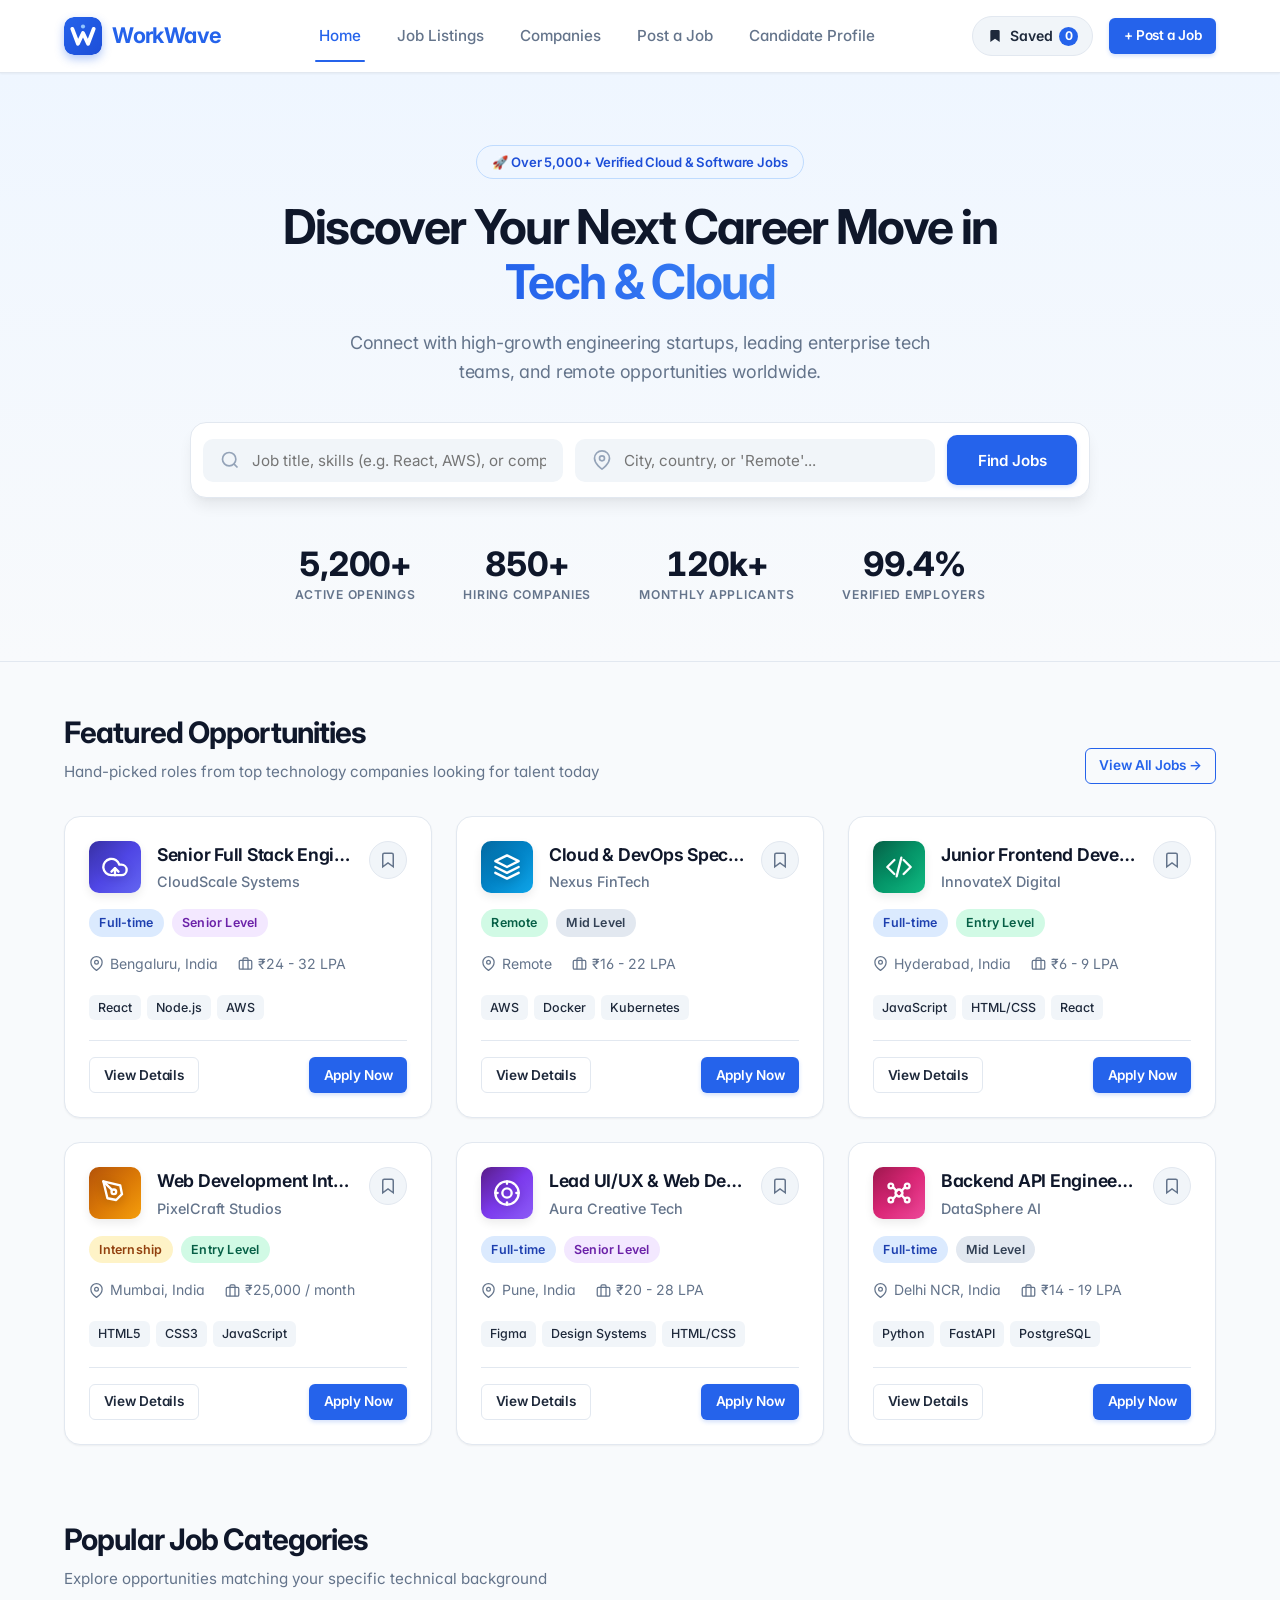
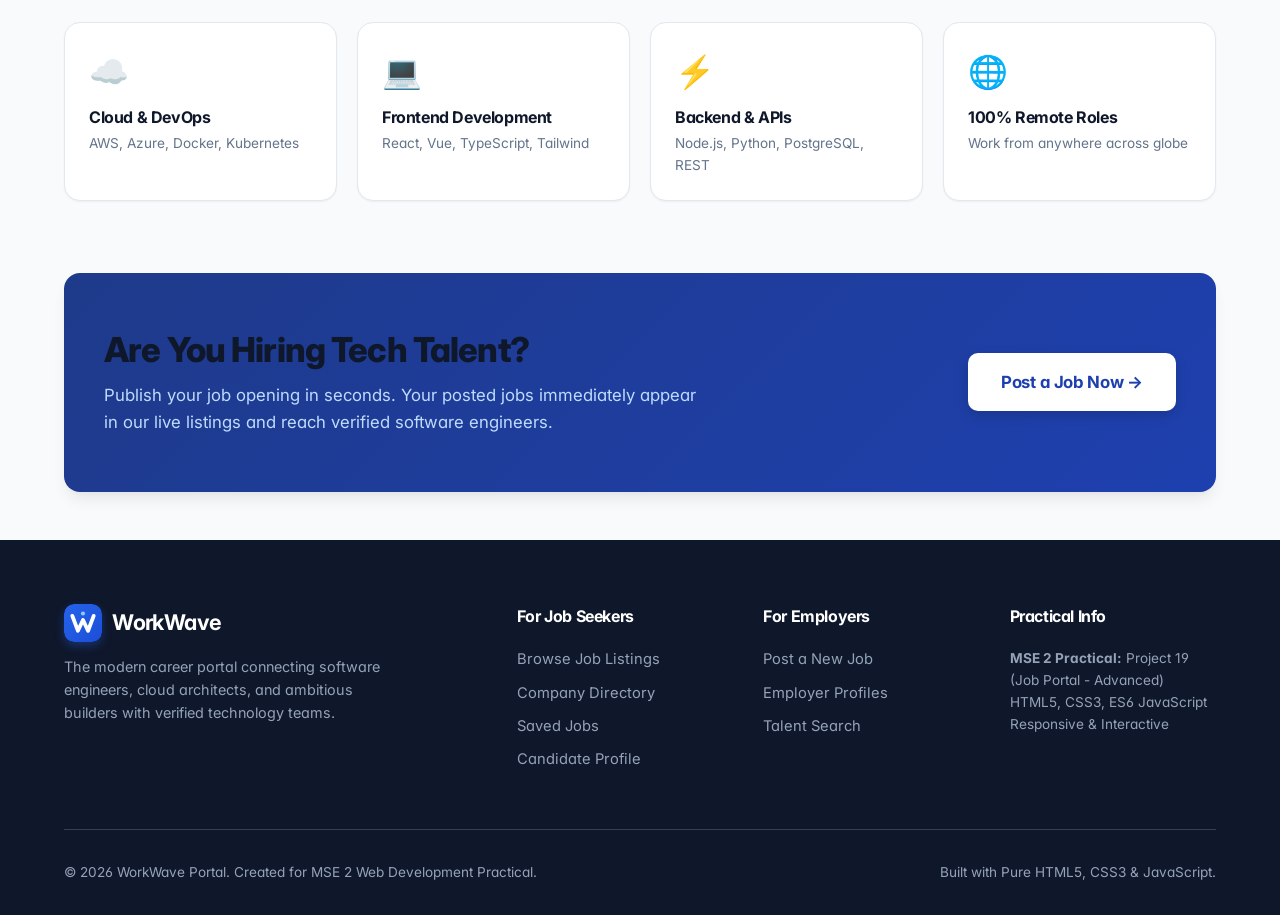
<file: index.html>
<!DOCTYPE html>
<html lang="en">

<head>
  <meta charset="UTF-8">
  <meta name="viewport" content="width=device-width, initial-scale=1.0">
  <title>WorkWave | Modern Tech Job Portal</title>
  <link rel="icon" type="image/svg+xml" href="favicon.svg">
  <link rel="preconnect" href="https://fonts.googleapis.com">
  <link rel="preconnect" href="https://fonts.gstatic.com" crossorigin>
  <link href="https://fonts.googleapis.com/css2?family=Geist:wght@300;400;500;600;700;800;900&family=Inter:wght@300;400;500;600;700;800;900&family=Plus+Jakarta+Sans:wght@400;500;600;700;800&display=swap" rel="stylesheet">
  <link href="https://fonts.cdnfonts.com/css/sf-pro-display" rel="stylesheet">
  <link rel="stylesheet" href="style.css">
</head>

<body>

  <!-- Top Navigation Bar -->
  <header class="navbar">
    <div class="container">
      <a href="index.html" class="brand-logo">
        <img src="favicon.svg" alt="WorkWave" class="brand-icon-img" width="38" height="38">
        <span>Work<strong>Wave</strong></span>
      </a>

      <nav class="nav-menu">
        <a href="index.html" class="nav-link">Home</a>
        <a href="jobs.html" class="nav-link">Job Listings</a>
        <a href="companies.html" class="nav-link">Companies</a>
        <a href="post-job.html" class="nav-link">Post a Job</a>
        <a href="profile.html" class="nav-link">Candidate Profile</a>
      </nav>

      <div class="nav-actions">
        <a href="profile.html" class="saved-jobs-badge-btn" title="View Saved Jobs">
          <svg width="16" height="16" viewBox="0 0 24 24" fill="currentColor">
            <path d="M19 21l-7-5-7 5V5a2 2 0 0 1 2-2h10a2 2 0 0 1 2 2z"></path>
          </svg>
          <span>Saved</span>
          <span class="badge-count">0</span>
        </a>
        <a href="post-job.html" class="btn btn-primary btn-sm">+ Post a Job</a>
        <button class="nav-toggle-btn" aria-label="Toggle navigation">
          <svg width="24" height="24" viewBox="0 0 24 24" fill="none" stroke="currentColor" stroke-width="2">
            <line x1="3" y1="12" x2="21" y2="12"></line>
            <line x1="3" y1="6" x2="21" y2="6"></line>
            <line x1="3" y1="18" x2="21" y2="18"></line>
          </svg>
        </button>
      </div>
    </div>
  </header>

  <!-- Hero Section with Search -->
  <section class="hero-section">
    <div class="container">
      <div class="hero-badge">🚀 Over 5,000+ Verified Cloud & Software Jobs</div>
      <h1 class="hero-title">Discover Your Next Career Move in <span>Tech & Cloud</span></h1>
      <p class="hero-subtitle">Connect with high-growth engineering startups, leading enterprise tech teams, and remote
        opportunities worldwide.</p>

      <!-- Search Box Card -->
      <div class="search-box-card">
        <form class="search-form" action="jobs.html" method="GET">
          <div class="input-group">
            <svg width="20" height="20" viewBox="0 0 24 24" fill="none" stroke="currentColor" stroke-width="2">
              <circle cx="11" cy="11" r="8"></circle>
              <line x1="21" y1="21" x2="16.65" y2="16.65"></line>
            </svg>
            <input type="text" name="keyword" placeholder="Job title, skills (e.g. React, AWS), or company...">
          </div>

          <div class="input-group">
            <svg width="20" height="20" viewBox="0 0 24 24" fill="none" stroke="currentColor" stroke-width="2">
              <path d="M21 10c0 7-9 13-9 13s-9-6-9-13a9 9 0 0 1 18 0z"></path>
              <circle cx="12" cy="10" r="3"></circle>
            </svg>
            <input type="text" name="location" placeholder="City, country, or 'Remote'...">
          </div>

          <button type="submit" class="btn btn-primary">Find Jobs</button>
        </form>
      </div>

      <!-- Quick Stats -->
      <div class="stats-strip">
        <div class="stat-item">
          <div class="stat-number">5,200+</div>
          <div class="stat-label">Active Openings</div>
        </div>
        <div class="stat-item">
          <div class="stat-number">850+</div>
          <div class="stat-label">Hiring Companies</div>
        </div>
        <div class="stat-item">
          <div class="stat-number">120k+</div>
          <div class="stat-label">Monthly Applicants</div>
        </div>
        <div class="stat-item">
          <div class="stat-number">99.4%</div>
          <div class="stat-label">Verified Employers</div>
        </div>
      </div>
    </div>
  </section>

  <!-- Featured Jobs Section -->
  <main class="main-content">
    <div class="container">
      <div class="section-header">
        <div>
          <h2>Featured Opportunities</h2>
          <p>Hand-picked roles from top technology companies looking for talent today</p>
        </div>
        <a href="jobs.html" class="btn btn-outline btn-sm">View All Jobs &rarr;</a>
      </div>

      <!-- Dynamic Featured Jobs Container -->
      <div id="featured-jobs-grid" class="job-grid">
        <!-- Rendered by JavaScript -->
      </div>

      <!-- Browse By Categories -->
      <section style="margin-top: 4.5rem;">
        <div class="section-header">
          <div>
            <h2>Popular Job Categories</h2>
            <p>Explore opportunities matching your specific technical background</p>
          </div>
        </div>

        <div style="display: grid; grid-template-columns: repeat(auto-fill, minmax(240px, 1fr)); gap: 1.25rem;">
          <a href="jobs.html?keyword=Cloud" class="job-card" style="padding: 1.5rem; text-align: left;">
            <div style="font-size: 2rem; margin-bottom: 0.5rem;">☁️</div>
            <h4 style="font-weight: 700; color: var(--secondary);">Cloud & DevOps</h4>
            <p style="font-size: 0.85rem; color: var(--text-muted); margin-top: 0.25rem;">AWS, Azure, Docker, Kubernetes
            </p>
          </a>
          <a href="jobs.html?keyword=Frontend" class="job-card" style="padding: 1.5rem; text-align: left;">
            <div style="font-size: 2rem; margin-bottom: 0.5rem;">💻</div>
            <h4 style="font-weight: 700; color: var(--secondary);">Frontend Development</h4>
            <p style="font-size: 0.85rem; color: var(--text-muted); margin-top: 0.25rem;">React, Vue, TypeScript,
              Tailwind</p>
          </a>
          <a href="jobs.html?keyword=Backend" class="job-card" style="padding: 1.5rem; text-align: left;">
            <div style="font-size: 2rem; margin-bottom: 0.5rem;">⚡</div>
            <h4 style="font-weight: 700; color: var(--secondary);">Backend & APIs</h4>
            <p style="font-size: 0.85rem; color: var(--text-muted); margin-top: 0.25rem;">Node.js, Python, PostgreSQL,
              REST</p>
          </a>
          <a href="jobs.html?type=Remote" class="job-card" style="padding: 1.5rem; text-align: left;">
            <div style="font-size: 2rem; margin-bottom: 0.5rem;">🌐</div>
            <h4 style="font-weight: 700; color: var(--secondary);">100% Remote Roles</h4>
            <p style="font-size: 0.85rem; color: var(--text-muted); margin-top: 0.25rem;">Work from anywhere across
              globe</p>
          </a>
        </div>
      </section>

      <!-- Post a Job Callout Banner -->
      <section
        style="margin-top: 4.5rem; background: linear-gradient(135deg, #1e3a8a 0%, #1e40af 100%); border-radius: var(--radius-lg); padding: 3.5rem 2.5rem; color: #fff; display: flex; align-items: center; justify-content: space-between; flex-wrap: wrap; gap: 2rem; box-shadow: var(--shadow-lg);">
        <div style="max-width: 600px;">
          <h2 style="font-size: 2.15rem; font-weight: 800; line-height: 1.2; margin-bottom: 0.75rem;">Are You Hiring
            Tech Talent?</h2>
          <p style="color: #bfdbfe; font-size: 1.05rem; line-height: 1.6;">
            Publish your job opening in seconds. Your posted jobs immediately appear in our live listings and reach
            verified software engineers.
          </p>
        </div>
        <a href="post-job.html" class="btn"
          style="background: #fff; color: #1e40af; font-weight: 700; padding: 0.95rem 2rem; font-size: 1.05rem; box-shadow: 0 4px 12px rgba(0,0,0,0.15);">
          Post a Job Now &rarr;
        </a>
      </section>
    </div>
  </main>

  <!-- Footer -->
  <footer class="footer">
    <div class="container">
      <div class="footer-grid">
        <div class="footer-brand">
          <div class="brand-logo">
            <img src="favicon.svg" alt="WorkWave" class="brand-icon-img" width="34" height="34">
            <span style="color:#fff;">Work<strong>Wave</strong></span>
          </div>
          <p>The modern career portal connecting software engineers, cloud architects, and ambitious builders with
            verified technology teams.</p>
        </div>

        <div class="footer-col">
          <h4>For Job Seekers</h4>
          <ul class="footer-links">
            <li><a href="jobs.html">Browse Job Listings</a></li>
            <li><a href="companies.html">Company Directory</a></li>
            <li><a href="profile.html">Saved Jobs</a></li>
            <li><a href="profile.html">Candidate Profile</a></li>
          </ul>
        </div>

        <div class="footer-col">
          <h4>For Employers</h4>
          <ul class="footer-links">
            <li><a href="post-job.html">Post a New Job</a></li>
            <li><a href="companies.html">Employer Profiles</a></li>
            <li><a href="jobs.html">Talent Search</a></li>
          </ul>
        </div>

        <div class="footer-col">
          <h4>Practical Info</h4>
          <p style="font-size: 0.85rem; line-height: 1.6;">
            <strong>MSE 2 Practical:</strong> Project 19 (Job Portal - Advanced)<br>
            HTML5, CSS3, ES6 JavaScript<br>
            Responsive & Interactive
          </p>
        </div>
      </div>

      <div class="footer-bottom">
        <p>&copy; 2026 WorkWave Portal. Created for MSE 2 Web Development Practical.</p>
        <p>Built with Pure HTML5, CSS3 & JavaScript.</p>
      </div>
    </div>
  </footer>

  <!-- Scripts -->
  <script src="data.js"></script>
  <script src="main.js"></script>
  <script>
    // Load and render top 6 featured jobs on the home page
    document.addEventListener("DOMContentLoaded", () => {
      const container = document.getElementById("featured-jobs-grid");
      if (container) {
        const jobs = DataManager.getJobs();
        const featured = jobs.slice(0, 6);
        container.innerHTML = featured.map(job => createJobCardHTML(job)).join("");
      }
    });
  </script>
</body>

</html>
</file>
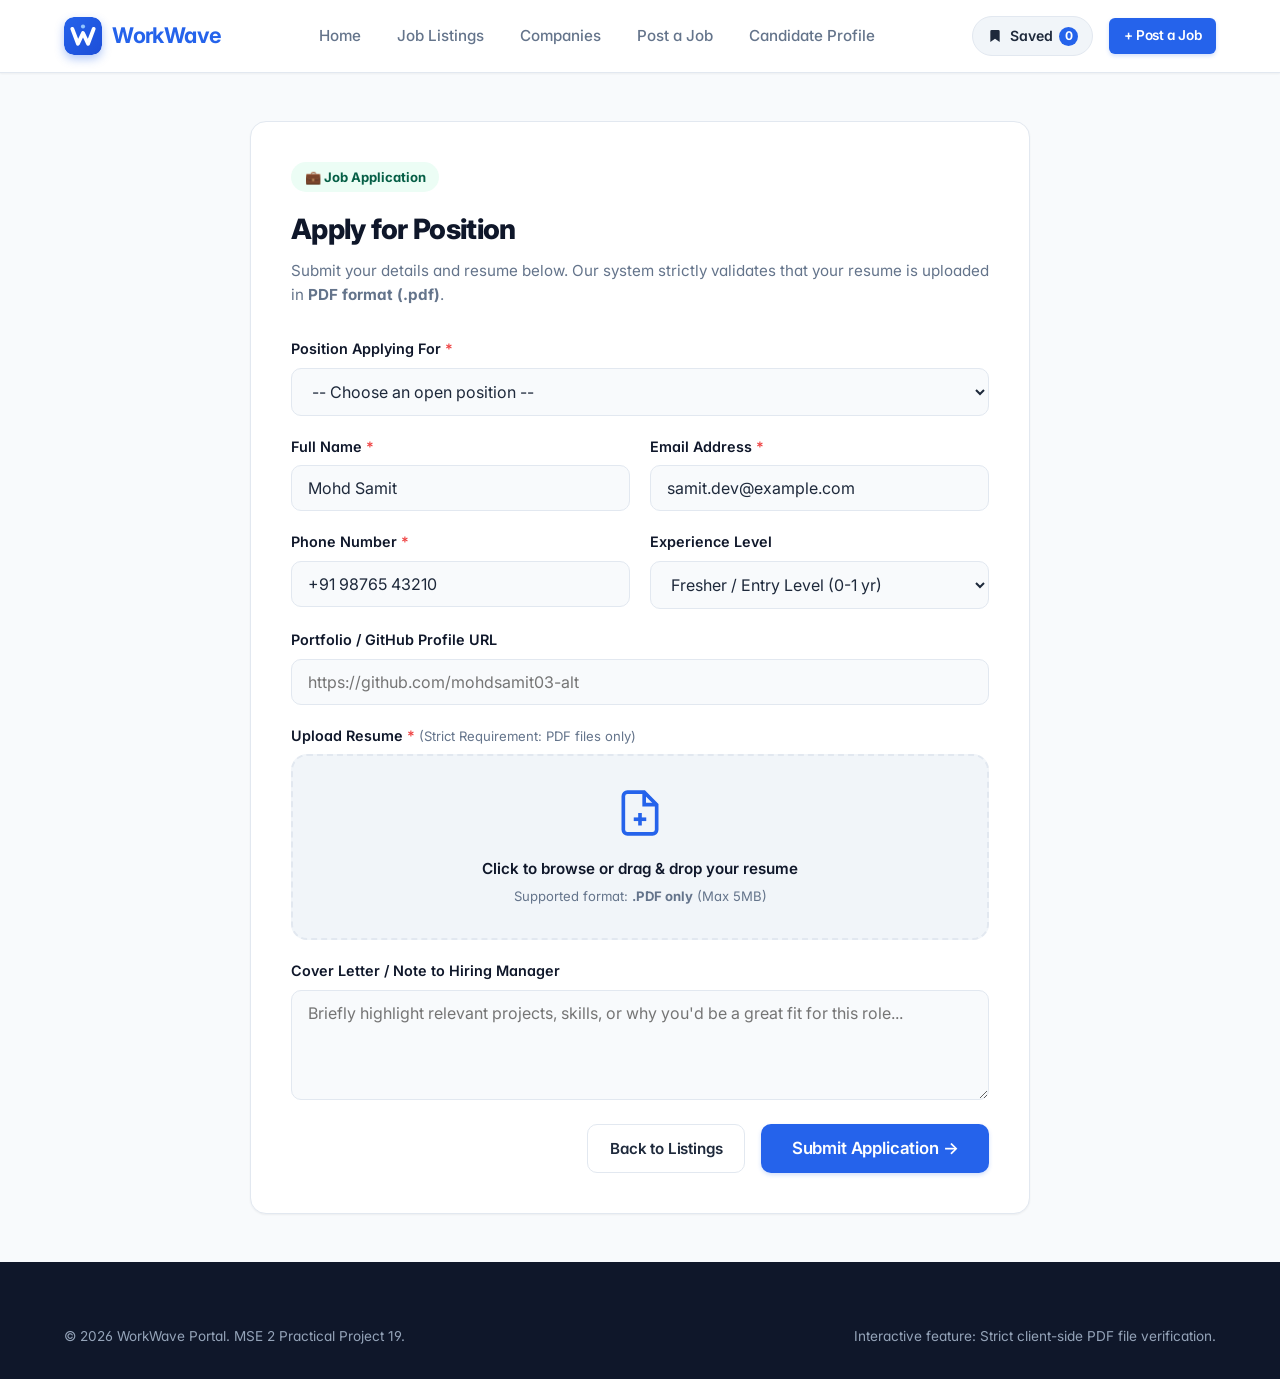
<file: apply.html>
<!DOCTYPE html>
<html lang="en">
<head>
  <meta charset="UTF-8">
  <meta name="viewport" content="width=device-width, initial-scale=1.0">
  <title>Job Application | WorkWave Portal</title>
  <link rel="icon" type="image/svg+xml" href="favicon.svg">
  <link rel="preconnect" href="https://fonts.googleapis.com">
  <link rel="preconnect" href="https://fonts.gstatic.com" crossorigin>
  <link href="https://fonts.googleapis.com/css2?family=Geist:wght@300;400;500;600;700;800;900&family=Inter:wght@300;400;500;600;700;800;900&family=Plus+Jakarta+Sans:wght@400;500;600;700;800&display=swap" rel="stylesheet">
  <link href="https://fonts.cdnfonts.com/css/sf-pro-display" rel="stylesheet">
  <link rel="stylesheet" href="style.css">
</head>
<body>

  <!-- Top Navigation Bar -->
  <header class="navbar">
    <div class="container">
      <a href="index.html" class="brand-logo">
        <img src="favicon.svg" alt="WorkWave" class="brand-icon-img" width="38" height="38">
        <span>Work<strong>Wave</strong></span>
      </a>

      <nav class="nav-menu">
        <a href="index.html" class="nav-link">Home</a>
        <a href="jobs.html" class="nav-link">Job Listings</a>
        <a href="companies.html" class="nav-link">Companies</a>
        <a href="post-job.html" class="nav-link">Post a Job</a>
        <a href="profile.html" class="nav-link">Candidate Profile</a>
      </nav>

      <div class="nav-actions">
        <a href="profile.html" class="saved-jobs-badge-btn" title="View Saved Jobs">
          <svg width="16" height="16" viewBox="0 0 24 24" fill="currentColor">
            <path d="M19 21l-7-5-7 5V5a2 2 0 0 1 2-2h10a2 2 0 0 1 2 2z"></path>
          </svg>
          <span>Saved</span>
          <span class="badge-count">0</span>
        </a>
        <a href="post-job.html" class="btn btn-primary btn-sm">+ Post a Job</a>
        <button class="nav-toggle-btn" aria-label="Toggle navigation">
          <svg width="24" height="24" viewBox="0 0 24 24" fill="none" stroke="currentColor" stroke-width="2">
            <line x1="3" y1="12" x2="21" y2="12"></line>
            <line x1="3" y1="6" x2="21" y2="6"></line>
            <line x1="3" y1="18" x2="21" y2="18"></line>
          </svg>
        </button>
      </div>
    </div>
  </header>

  <!-- Main Content: Application Form -->
  <main class="main-content">
    <div class="container">
      <div class="form-card">
        <div style="display: inline-flex; align-items: center; gap: 0.5rem; background: #ecfdf5; color: #065f46; padding: 0.3rem 0.85rem; border-radius: var(--radius-full); font-size: 0.82rem; font-weight: 700; margin-bottom: 1rem;">
          💼 Job Application
        </div>
        <h1 class="form-title">Apply for Position</h1>
        <p class="form-subtitle">Submit your details and resume below. Our system strictly validates that your resume is uploaded in <strong>PDF format (.pdf)</strong>.</p>

        <!-- Selected Job Banner -->
        <div id="apply-job-banner" style="display: none; background: var(--bg-subtle); border: 1px solid var(--border-color); border-radius: var(--radius-md); padding: 1rem 1.25rem; margin-bottom: 2rem;"></div>

        <form id="job-application-form">
          <div class="form-grid">
            
            <!-- Target Position -->
            <div class="form-group col-span-2">
              <label class="form-label" for="apply-job-select">Position Applying For <span class="required">*</span></label>
              <select id="apply-job-select" class="form-control" required>
                <!-- Populated by JS -->
              </select>
            </div>

            <!-- Full Name -->
            <div class="form-group">
              <label class="form-label" for="applicant-name">Full Name <span class="required">*</span></label>
              <input type="text" id="applicant-name" class="form-control" placeholder="e.g. Mohd Samit" required>
            </div>

            <!-- Email Address -->
            <div class="form-group">
              <label class="form-label" for="applicant-email">Email Address <span class="required">*</span></label>
              <input type="email" id="applicant-email" class="form-control" placeholder="e.g. samit@example.com" required>
            </div>

            <!-- Phone Number -->
            <div class="form-group">
              <label class="form-label" for="applicant-phone">Phone Number <span class="required">*</span></label>
              <input type="tel" id="applicant-phone" class="form-control" placeholder="e.g. +91 98765 43210" required>
            </div>

            <!-- Total Experience -->
            <div class="form-group">
              <label class="form-label" for="applicant-exp">Experience Level</label>
              <select id="applicant-exp" class="form-control">
                <option value="Fresher / Entry Level">Fresher / Entry Level (0-1 yr)</option>
                <option value="Junior (1-3 yrs)">Junior (1-3 yrs)</option>
                <option value="Mid Level (3-5 yrs)">Mid Level (3-5 yrs)</option>
                <option value="Senior (5+ yrs)">Senior (5+ yrs)</option>
              </select>
            </div>

            <!-- Portfolio / GitHub URL -->
            <div class="form-group col-span-2">
              <label class="form-label" for="applicant-portfolio">Portfolio / GitHub Profile URL</label>
              <input type="url" id="applicant-portfolio" class="form-control" placeholder="https://github.com/mohdsamit03-alt">
            </div>

            <!-- Resume Upload with Strict PDF Validation -->
            <div class="form-group col-span-2">
              <label class="form-label">
                Upload Resume <span class="required">*</span> 
                <span style="font-weight: normal; color: var(--text-muted); font-size: 0.82rem;">(Strict Requirement: PDF files only)</span>
              </label>

              <!-- Drag & Drop Zone -->
              <div class="file-dropzone" id="resume-dropzone">
                <input type="file" id="resume-file-input" accept=".pdf,application/pdf" required>
                <svg class="dropzone-icon" viewBox="0 0 24 24" fill="none" stroke="currentColor" stroke-width="1.75">
                  <path d="M14 2H6a2 2 0 0 0-2 2v16a2 2 0 0 0 2 2h12a2 2 0 0 0 2-2V8z"></path>
                  <polyline points="14 2 14 8 20 8"></polyline>
                  <line x1="12" y1="18" x2="12" y2="12"></line>
                  <line x1="9" y1="15" x2="15" y2="15"></line>
                </svg>
                <p class="dropzone-text">Click to browse or drag & drop your resume</p>
                <p class="dropzone-hint">Supported format: <strong>.PDF only</strong> (Max 5MB)</p>
              </div>

              <!-- PDF Accepted Preview Card -->
              <div id="file-preview-box" class="file-preview-box">
                <div class="file-preview-info">
                  <svg width="24" height="24" viewBox="0 0 24 24" fill="none" stroke="currentColor" stroke-width="2">
                    <path d="M14 2H6a2 2 0 0 0-2 2v16a2 2 0 0 0 2 2h12a2 2 0 0 0 2-2V8z"></path>
                    <polyline points="14 2 14 8 20 8"></polyline>
                    <line x1="9" y1="13" x2="15" y2="13"></line>
                    <line x1="9" y1="17" x2="13" y2="17"></line>
                  </svg>
                  <div>
                    <span id="file-name-display">Resume.pdf</span>
                    <span id="file-size-display" style="font-size: 0.78rem; color: #047857; margin-left: 0.5rem; font-weight: normal;">(1.2 MB)</span>
                    <div style="font-size: 0.75rem; color: #059669; font-weight: normal;">✓ PDF file type verified</div>
                  </div>
                </div>
                <button type="button" id="file-remove-btn" class="btn btn-secondary btn-sm" style="color: #991b1b; border-color: #fca5a5;">Remove</button>
              </div>

              <!-- PDF Rejection Error Message Box -->
              <div id="file-error-box" class="file-error-box"></div>
            </div>

            <!-- Cover Letter / Notes -->
            <div class="form-group col-span-2">
              <label class="form-label" for="cover-letter">Cover Letter / Note to Hiring Manager</label>
              <textarea id="cover-letter" class="form-control" placeholder="Briefly highlight relevant projects, skills, or why you'd be a great fit for this role..."></textarea>
            </div>

          </div>

          <div style="display: flex; justify-content: flex-end; gap: 1rem; margin-top: 1.5rem;">
            <a href="jobs.html" class="btn btn-secondary">Back to Listings</a>
            <button type="submit" class="btn btn-primary btn-lg">Submit Application &rarr;</button>
          </div>
        </form>
      </div>
    </div>
  </main>

  <!-- Footer -->
  <footer class="footer">
    <div class="container">
      <div class="footer-bottom" style="border: none; padding-top: 0;">
        <p>&copy; 2026 WorkWave Portal. MSE 2 Practical Project 19.</p>
        <p>Interactive feature: Strict client-side PDF file verification.</p>
      </div>
    </div>
  </footer>

  <!-- Scripts -->
  <script src="data.js"></script>
  <script src="main.js"></script>
  <script src="apply.js"></script>
</body>
</html>
</file>
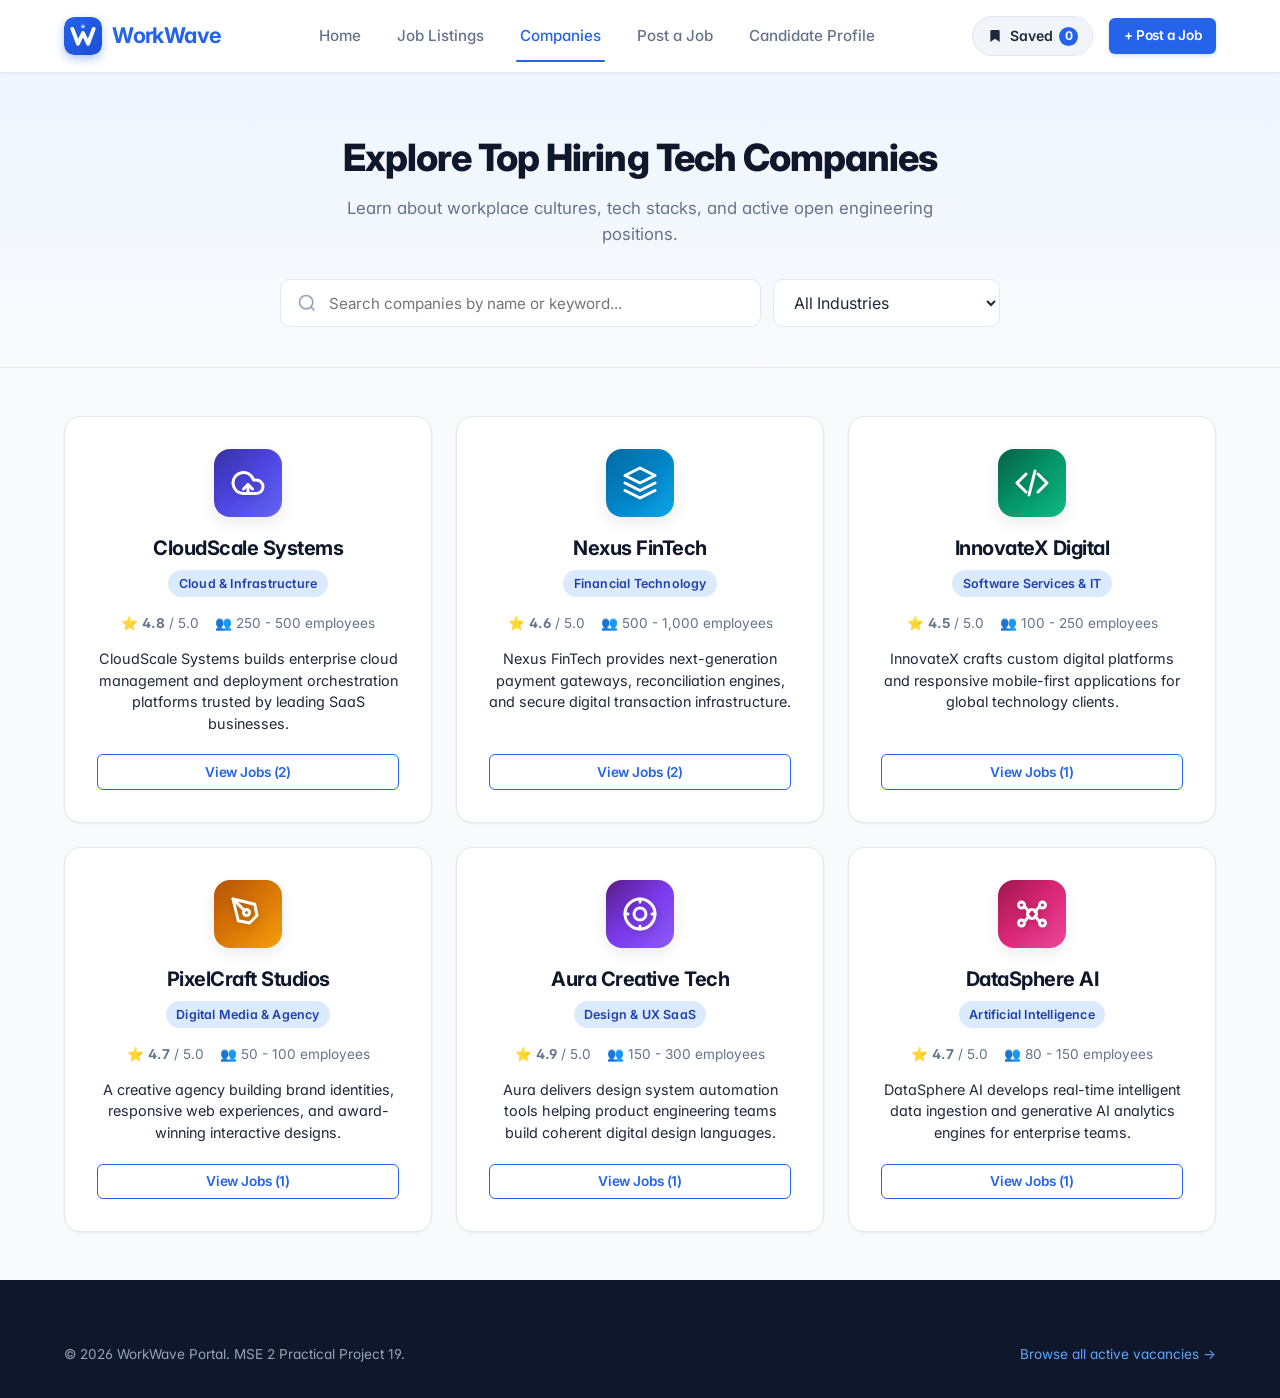
<file: companies.html>
<!DOCTYPE html>
<html lang="en">
<head>
  <meta charset="UTF-8">
  <meta name="viewport" content="width=device-width, initial-scale=1.0">
  <title>Company Directory | WorkWave Portal</title>
  <link rel="icon" type="image/svg+xml" href="favicon.svg">
  <link rel="preconnect" href="https://fonts.googleapis.com">
  <link rel="preconnect" href="https://fonts.gstatic.com" crossorigin>
  <link href="https://fonts.googleapis.com/css2?family=Geist:wght@300;400;500;600;700;800;900&family=Inter:wght@300;400;500;600;700;800;900&family=Plus+Jakarta+Sans:wght@400;500;600;700;800&display=swap" rel="stylesheet">
  <link href="https://fonts.cdnfonts.com/css/sf-pro-display" rel="stylesheet">
  <link rel="stylesheet" href="style.css">
</head>
<body>

  <!-- Top Navigation Bar -->
  <header class="navbar">
    <div class="container">
      <a href="index.html" class="brand-logo">
        <img src="favicon.svg" alt="WorkWave" class="brand-icon-img" width="38" height="38">
        <span>Work<strong>Wave</strong></span>
      </a>

      <nav class="nav-menu">
        <a href="index.html" class="nav-link">Home</a>
        <a href="jobs.html" class="nav-link">Job Listings</a>
        <a href="companies.html" class="nav-link">Companies</a>
        <a href="post-job.html" class="nav-link">Post a Job</a>
        <a href="profile.html" class="nav-link">Candidate Profile</a>
      </nav>

      <div class="nav-actions">
        <a href="profile.html" class="saved-jobs-badge-btn" title="View Saved Jobs">
          <svg width="16" height="16" viewBox="0 0 24 24" fill="currentColor">
            <path d="M19 21l-7-5-7 5V5a2 2 0 0 1 2-2h10a2 2 0 0 1 2 2z"></path>
          </svg>
          <span>Saved</span>
          <span class="badge-count">0</span>
        </a>
        <a href="post-job.html" class="btn btn-primary btn-sm">+ Post a Job</a>
        <button class="nav-toggle-btn" aria-label="Toggle navigation">
          <svg width="24" height="24" viewBox="0 0 24 24" fill="none" stroke="currentColor" stroke-width="2">
            <line x1="3" y1="12" x2="21" y2="12"></line>
            <line x1="3" y1="6" x2="21" y2="6"></line>
            <line x1="3" y1="18" x2="21" y2="18"></line>
          </svg>
        </button>
      </div>
    </div>
  </header>

  <!-- Banner -->
  <section style="background: linear-gradient(180deg, #eff6ff 0%, #f8fafc 100%); padding: 3.5rem 0 2.5rem; border-bottom: 1px solid var(--border-color); text-align: center;">
    <div class="container">
      <h1 style="font-size: 2.35rem; font-weight: 800; color: var(--secondary); margin-bottom: 0.5rem;">Explore Top Hiring Tech Companies</h1>
      <p style="color: var(--text-muted); font-size: 1.05rem; max-width: 600px; margin: 0 auto 2rem;">
        Learn about workplace cultures, tech stacks, and active open engineering positions.
      </p>

      <!-- Filter / Search Row -->
      <div style="max-width: 720px; margin: 0 auto; display: flex; gap: 0.75rem; flex-wrap: wrap;">
        <div class="input-group" style="flex: 1; background: #fff; border: 1px solid var(--border-color);">
          <svg width="20" height="20" viewBox="0 0 24 24" fill="none" stroke="currentColor" stroke-width="2">
            <circle cx="11" cy="11" r="8"></circle>
            <line x1="21" y1="21" x2="16.65" y2="16.65"></line>
          </svg>
          <input type="text" id="company-search-input" placeholder="Search companies by name or keyword...">
        </div>

        <select id="company-industry-filter" class="form-control" style="width: auto; min-width: 200px; background: #fff;">
          <option value="">All Industries</option>
        </select>
      </div>
    </div>
  </section>

  <!-- Companies Grid Section -->
  <main class="main-content">
    <div class="container">
      <div id="companies-grid" style="display: grid; grid-template-columns: repeat(auto-fill, minmax(340px, 1fr)); gap: 1.5rem;">
        <!-- Injected by js/companies.js -->
      </div>
    </div>
  </main>

  <!-- Footer -->
  <footer class="footer">
    <div class="container">
      <div class="footer-bottom" style="border: none; padding-top: 0;">
        <p>&copy; 2026 WorkWave Portal. MSE 2 Practical Project 19.</p>
        <p><a href="jobs.html" style="color: #60a5fa;">Browse all active vacancies &rarr;</a></p>
      </div>
    </div>
  </footer>

  <!-- Scripts -->
  <script src="data.js"></script>
  <script src="main.js"></script>
  <script src="companies.js"></script>
</body>
</html>
</file>
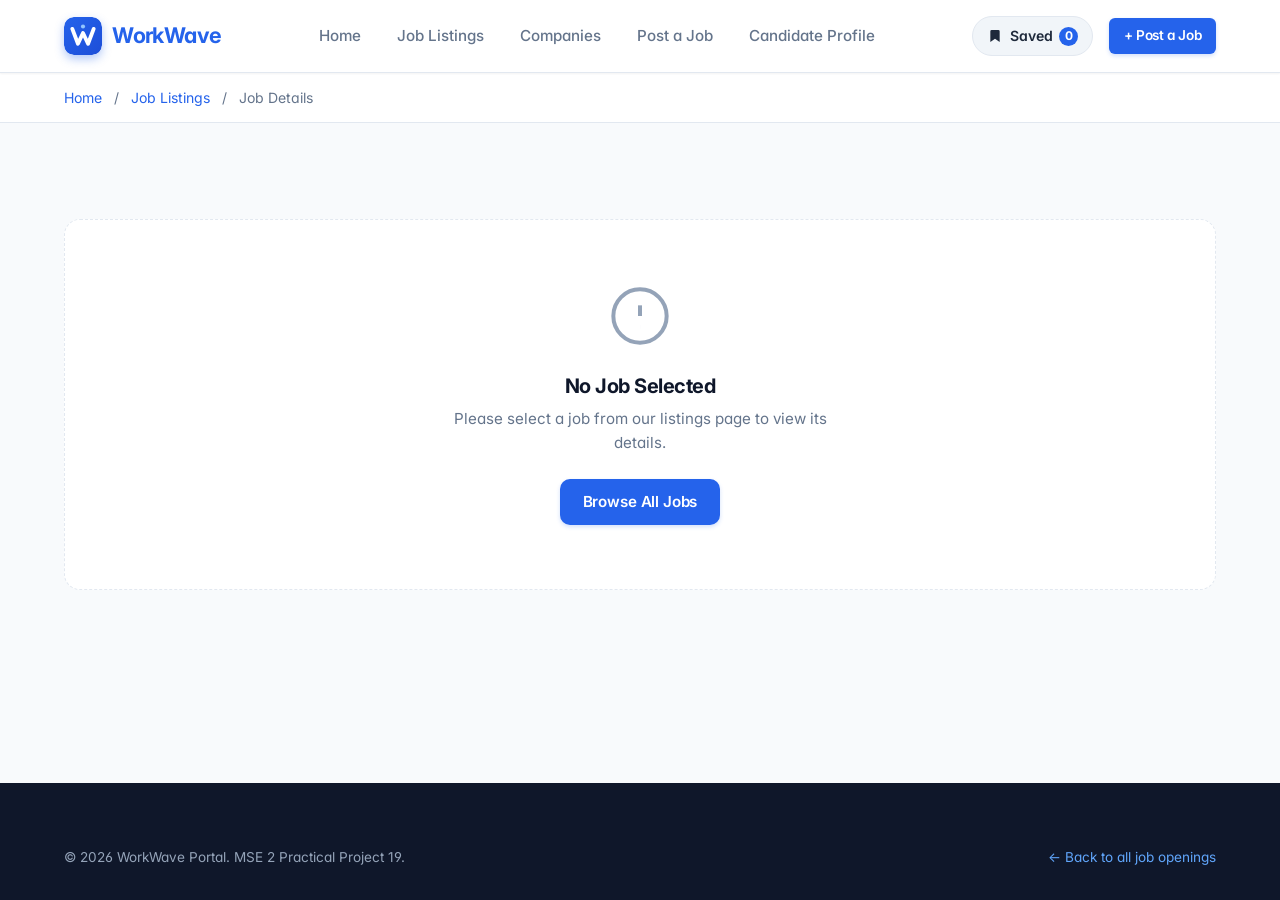
<file: job-details.html>
<!DOCTYPE html>
<html lang="en">
<head>
  <meta charset="UTF-8">
  <meta name="viewport" content="width=device-width, initial-scale=1.0">
  <title>Job Details | WorkWave Portal</title>
  <link rel="icon" type="image/svg+xml" href="favicon.svg">
  <link rel="preconnect" href="https://fonts.googleapis.com">
  <link rel="preconnect" href="https://fonts.gstatic.com" crossorigin>
  <link href="https://fonts.googleapis.com/css2?family=Geist:wght@300;400;500;600;700;800;900&family=Inter:wght@300;400;500;600;700;800;900&family=Plus+Jakarta+Sans:wght@400;500;600;700;800&display=swap" rel="stylesheet">
  <link href="https://fonts.cdnfonts.com/css/sf-pro-display" rel="stylesheet">
  <link rel="stylesheet" href="style.css">
</head>
<body>

  <!-- Top Navigation Bar -->
  <header class="navbar">
    <div class="container">
      <a href="index.html" class="brand-logo">
        <img src="favicon.svg" alt="WorkWave" class="brand-icon-img" width="38" height="38">
        <span>Work<strong>Wave</strong></span>
      </a>

      <nav class="nav-menu">
        <a href="index.html" class="nav-link">Home</a>
        <a href="jobs.html" class="nav-link active">Job Listings</a>
        <a href="companies.html" class="nav-link">Companies</a>
        <a href="post-job.html" class="nav-link">Post a Job</a>
        <a href="profile.html" class="nav-link">Candidate Profile</a>
      </nav>

      <div class="nav-actions">
        <a href="profile.html" class="saved-jobs-badge-btn" title="View Saved Jobs">
          <svg width="16" height="16" viewBox="0 0 24 24" fill="currentColor">
            <path d="M19 21l-7-5-7 5V5a2 2 0 0 1 2-2h10a2 2 0 0 1 2 2z"></path>
          </svg>
          <span>Saved</span>
          <span class="badge-count">0</span>
        </a>
        <a href="post-job.html" class="btn btn-primary btn-sm">+ Post a Job</a>
        <button class="nav-toggle-btn" aria-label="Toggle navigation">
          <svg width="24" height="24" viewBox="0 0 24 24" fill="none" stroke="currentColor" stroke-width="2">
            <line x1="3" y1="12" x2="21" y2="12"></line>
            <line x1="3" y1="6" x2="21" y2="6"></line>
            <line x1="3" y1="18" x2="21" y2="18"></line>
          </svg>
        </button>
      </div>
    </div>
  </header>

  <!-- Breadcrumb Bar -->
  <div style="background: var(--bg-card); border-bottom: 1px solid var(--border-color); padding: 0.85rem 0; font-size: 0.88rem; color: var(--text-muted);">
    <div class="container">
      <a href="index.html" style="color: var(--primary);">Home</a>
      <span style="margin: 0 0.5rem;">/</span>
      <a href="jobs.html" style="color: var(--primary);">Job Listings</a>
      <span style="margin: 0 0.5rem;">/</span>
      <span>Job Details</span>
    </div>
  </div>

  <!-- Job Details Container -->
  <main class="main-content">
    <div class="container" id="job-details-view">
      <!-- Injected by js/job-details.js -->
      <div style="text-align: center; padding: 4rem 0;">
        <p style="color: var(--text-muted);">Loading job specifications...</p>
      </div>
    </div>
  </main>

  <!-- Footer -->
  <footer class="footer">
    <div class="container">
      <div class="footer-bottom" style="border: none; padding-top: 0;">
        <p>&copy; 2026 WorkWave Portal. MSE 2 Practical Project 19.</p>
        <p><a href="jobs.html" style="color: #60a5fa;">&larr; Back to all job openings</a></p>
      </div>
    </div>
  </footer>

  <!-- Scripts -->
  <script src="data.js"></script>
  <script src="main.js"></script>
  <script src="job-details.js"></script>
</body>
</html>
</file>
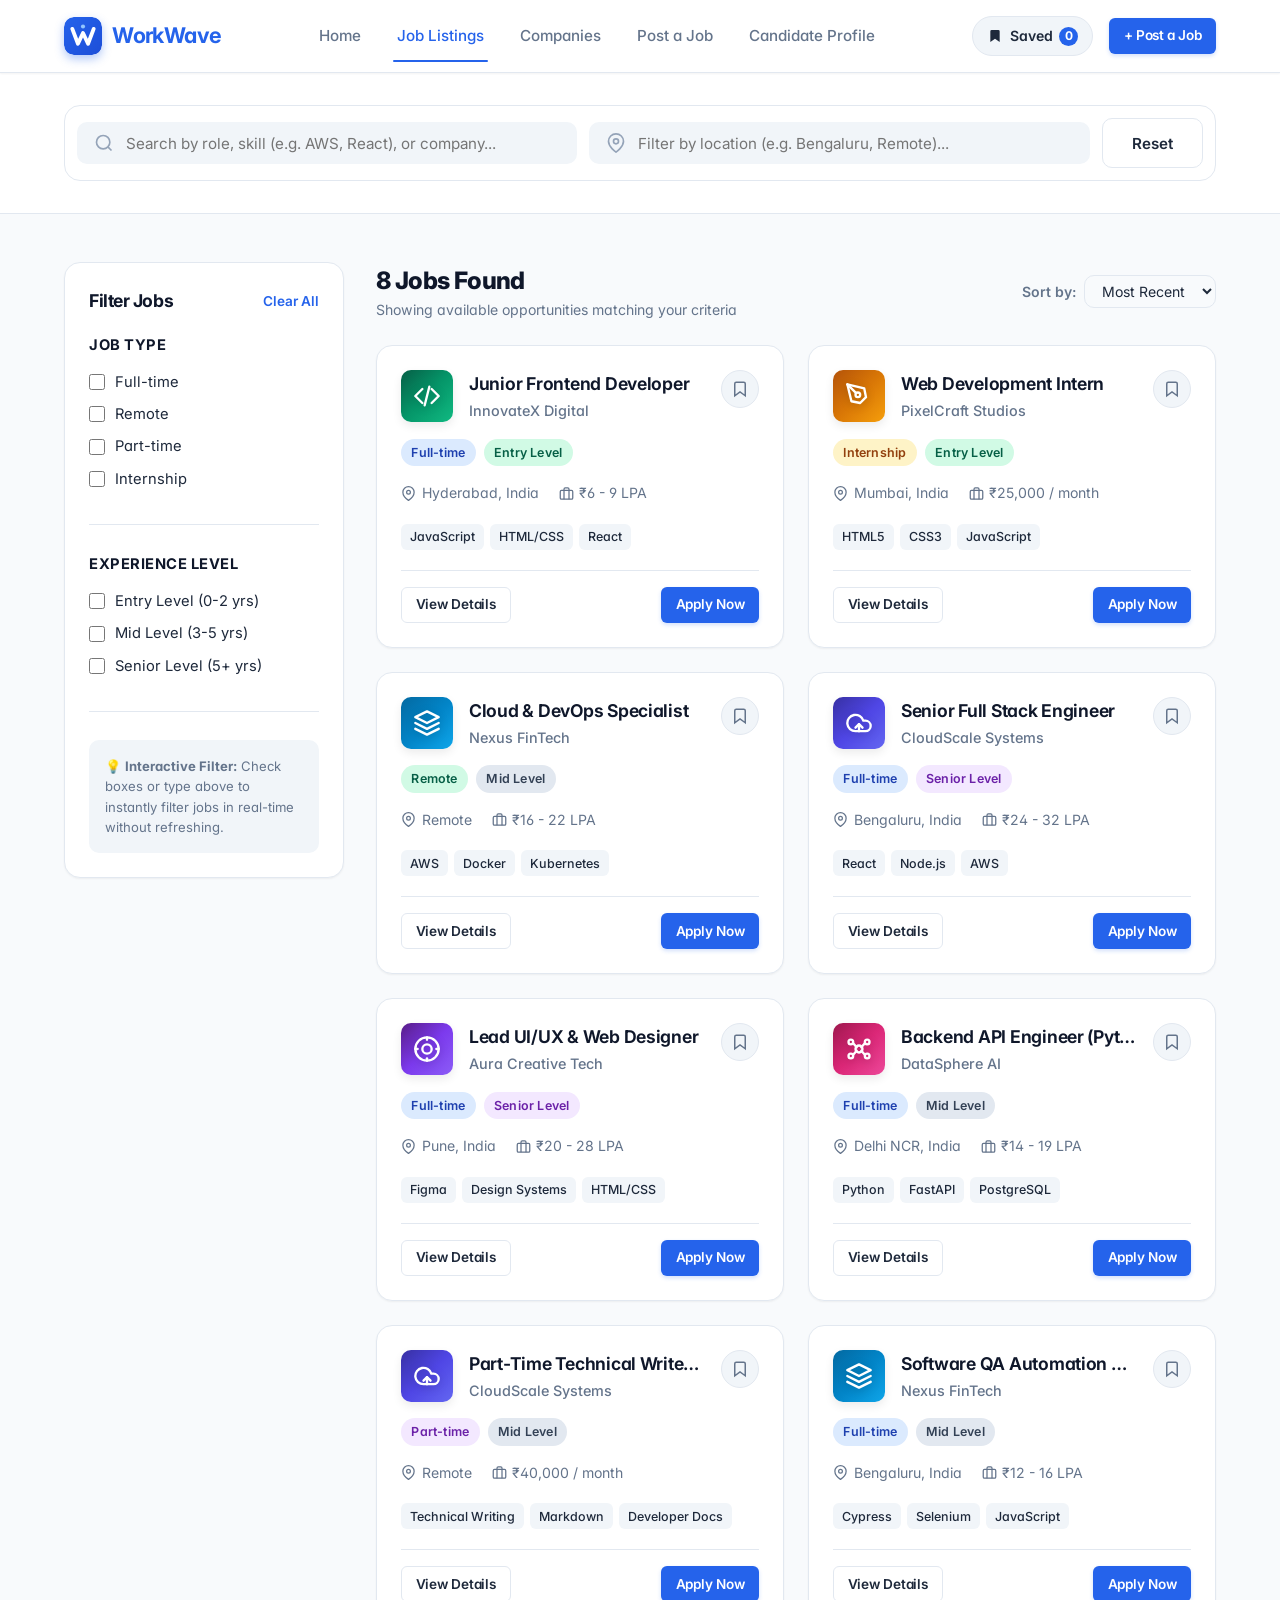
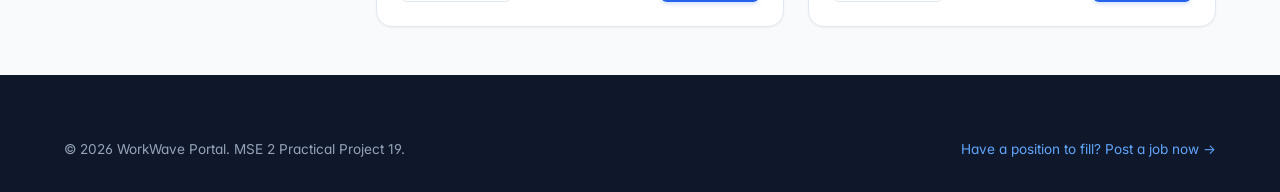
<file: jobs.html>
<!DOCTYPE html>
<html lang="en">
<head>
  <meta charset="UTF-8">
  <meta name="viewport" content="width=device-width, initial-scale=1.0">
  <title>Job Listings | WorkWave Portal</title>
  <link rel="icon" type="image/svg+xml" href="favicon.svg">
  <link rel="preconnect" href="https://fonts.googleapis.com">
  <link rel="preconnect" href="https://fonts.gstatic.com" crossorigin>
  <link href="https://fonts.googleapis.com/css2?family=Geist:wght@300;400;500;600;700;800;900&family=Inter:wght@300;400;500;600;700;800;900&family=Plus+Jakarta+Sans:wght@400;500;600;700;800&display=swap" rel="stylesheet">
  <link href="https://fonts.cdnfonts.com/css/sf-pro-display" rel="stylesheet">
  <link rel="stylesheet" href="style.css">
</head>
<body>

  <!-- Top Navigation Bar -->
  <header class="navbar">
    <div class="container">
      <a href="index.html" class="brand-logo">
        <img src="favicon.svg" alt="WorkWave" class="brand-icon-img" width="38" height="38">
        <span>Work<strong>Wave</strong></span>
      </a>

      <nav class="nav-menu">
        <a href="index.html" class="nav-link">Home</a>
        <a href="jobs.html" class="nav-link">Job Listings</a>
        <a href="companies.html" class="nav-link">Companies</a>
        <a href="post-job.html" class="nav-link">Post a Job</a>
        <a href="profile.html" class="nav-link">Candidate Profile</a>
      </nav>

      <div class="nav-actions">
        <a href="profile.html" class="saved-jobs-badge-btn" title="View Saved Jobs">
          <svg width="16" height="16" viewBox="0 0 24 24" fill="currentColor">
            <path d="M19 21l-7-5-7 5V5a2 2 0 0 1 2-2h10a2 2 0 0 1 2 2z"></path>
          </svg>
          <span>Saved</span>
          <span class="badge-count">0</span>
        </a>
        <a href="post-job.html" class="btn btn-primary btn-sm">+ Post a Job</a>
        <button class="nav-toggle-btn" aria-label="Toggle navigation">
          <svg width="24" height="24" viewBox="0 0 24 24" fill="none" stroke="currentColor" stroke-width="2">
            <line x1="3" y1="12" x2="21" y2="12"></line>
            <line x1="3" y1="6" x2="21" y2="6"></line>
            <line x1="3" y1="18" x2="21" y2="18"></line>
          </svg>
        </button>
      </div>
    </div>
  </header>

  <!-- Filter & Search Banner -->
  <section style="background: var(--bg-card); border-bottom: 1px solid var(--border-color); padding: 2rem 0;">
    <div class="container">
      <div class="search-box-card" style="box-shadow: none; border: 1px solid var(--border-color); margin: 0; max-width: 100%;">
        <div class="search-form">
          <div class="input-group">
            <svg width="20" height="20" viewBox="0 0 24 24" fill="none" stroke="currentColor" stroke-width="2">
              <circle cx="11" cy="11" r="8"></circle>
              <line x1="21" y1="21" x2="16.65" y2="16.65"></line>
            </svg>
            <input type="text" id="filter-keyword" placeholder="Search by role, skill (e.g. AWS, React), or company...">
          </div>

          <div class="input-group">
            <svg width="20" height="20" viewBox="0 0 24 24" fill="none" stroke="currentColor" stroke-width="2">
              <path d="M21 10c0 7-9 13-9 13s-9-6-9-13a9 9 0 0 1 18 0z"></path>
              <circle cx="12" cy="10" r="3"></circle>
            </svg>
            <input type="text" id="filter-location" placeholder="Filter by location (e.g. Bengaluru, Remote)...">
          </div>

          <button type="button" id="btn-reset-filters" class="btn btn-secondary">Reset</button>
        </div>
      </div>
    </div>
  </section>

  <!-- Main Listings Layout (Sidebar + Results) -->
  <main class="main-content">
    <div class="container">
      <div class="listings-layout">
        
        <!-- Left Sidebar: Filters -->
        <aside class="filters-sidebar">
          <div style="display: flex; justify-content: space-between; align-items: center; margin-bottom: 1.25rem;">
            <h3 style="font-size: 1.1rem; font-weight: 700; color: var(--secondary);">Filter Jobs</h3>
            <button class="filter-reset-btn" id="sidebar-reset-btn" onclick="document.getElementById('btn-reset-filters').click()">Clear All</button>
          </div>

          <!-- Job Type Filter -->
          <div class="filter-group">
            <h4 class="filter-title">Job Type</h4>
            <label class="filter-option">
              <input type="checkbox" name="job-type" value="Full-time">
              <span>Full-time</span>
            </label>
            <label class="filter-option">
              <input type="checkbox" name="job-type" value="Remote">
              <span>Remote</span>
            </label>
            <label class="filter-option">
              <input type="checkbox" name="job-type" value="Part-time">
              <span>Part-time</span>
            </label>
            <label class="filter-option">
              <input type="checkbox" name="job-type" value="Internship">
              <span>Internship</span>
            </label>
          </div>

          <!-- Experience Level Filter -->
          <div class="filter-group">
            <h4 class="filter-title">Experience Level</h4>
            <label class="filter-option">
              <input type="checkbox" name="experience" value="Entry">
              <span>Entry Level (0-2 yrs)</span>
            </label>
            <label class="filter-option">
              <input type="checkbox" name="experience" value="Mid">
              <span>Mid Level (3-5 yrs)</span>
            </label>
            <label class="filter-option">
              <input type="checkbox" name="experience" value="Senior">
              <span>Senior Level (5+ yrs)</span>
            </label>
          </div>

          <!-- Info Box -->
          <div style="background: var(--bg-subtle); padding: 1rem; border-radius: var(--radius-md); font-size: 0.82rem; color: var(--text-muted);">
            💡 <strong>Interactive Filter:</strong> Check boxes or type above to instantly filter jobs in real-time without refreshing.
          </div>
        </aside>

        <!-- Right Content: Job Results -->
        <div>
          <div style="display: flex; justify-content: space-between; align-items: center; margin-bottom: 1.5rem; flex-wrap: wrap; gap: 1rem;">
            <div>
              <h2 style="font-size: 1.5rem; font-weight: 800; color: var(--secondary);" id="jobs-count">Loading Jobs...</h2>
              <p style="font-size: 0.88rem; color: var(--text-muted);">Showing available opportunities matching your criteria</p>
            </div>

            <div style="display: flex; align-items: center; gap: 0.5rem;">
              <label for="filter-sort" style="font-size: 0.88rem; font-weight: 600; color: var(--text-muted);">Sort by:</label>
              <select id="filter-sort" class="form-control" style="width: auto; padding: 0.4rem 0.85rem; font-size: 0.88rem;">
                <option value="newest">Most Recent</option>
              </select>
            </div>
          </div>

          <!-- Jobs List Grid -->
          <div id="jobs-list-container" class="job-grid">
            <!-- Populated dynamically by js/jobs.js -->
          </div>
        </div>

      </div>
    </div>
  </main>

  <!-- Footer -->
  <footer class="footer">
    <div class="container">
      <div class="footer-bottom" style="border: none; padding-top: 0;">
        <p>&copy; 2026 WorkWave Portal. MSE 2 Practical Project 19.</p>
        <p><a href="post-job.html" style="color: #60a5fa;">Have a position to fill? Post a job now &rarr;</a></p>
      </div>
    </div>
  </footer>

  <!-- Scripts -->
  <script src="data.js"></script>
  <script src="main.js"></script>
  <script src="jobs.js"></script>
</body>
</html>
</file>
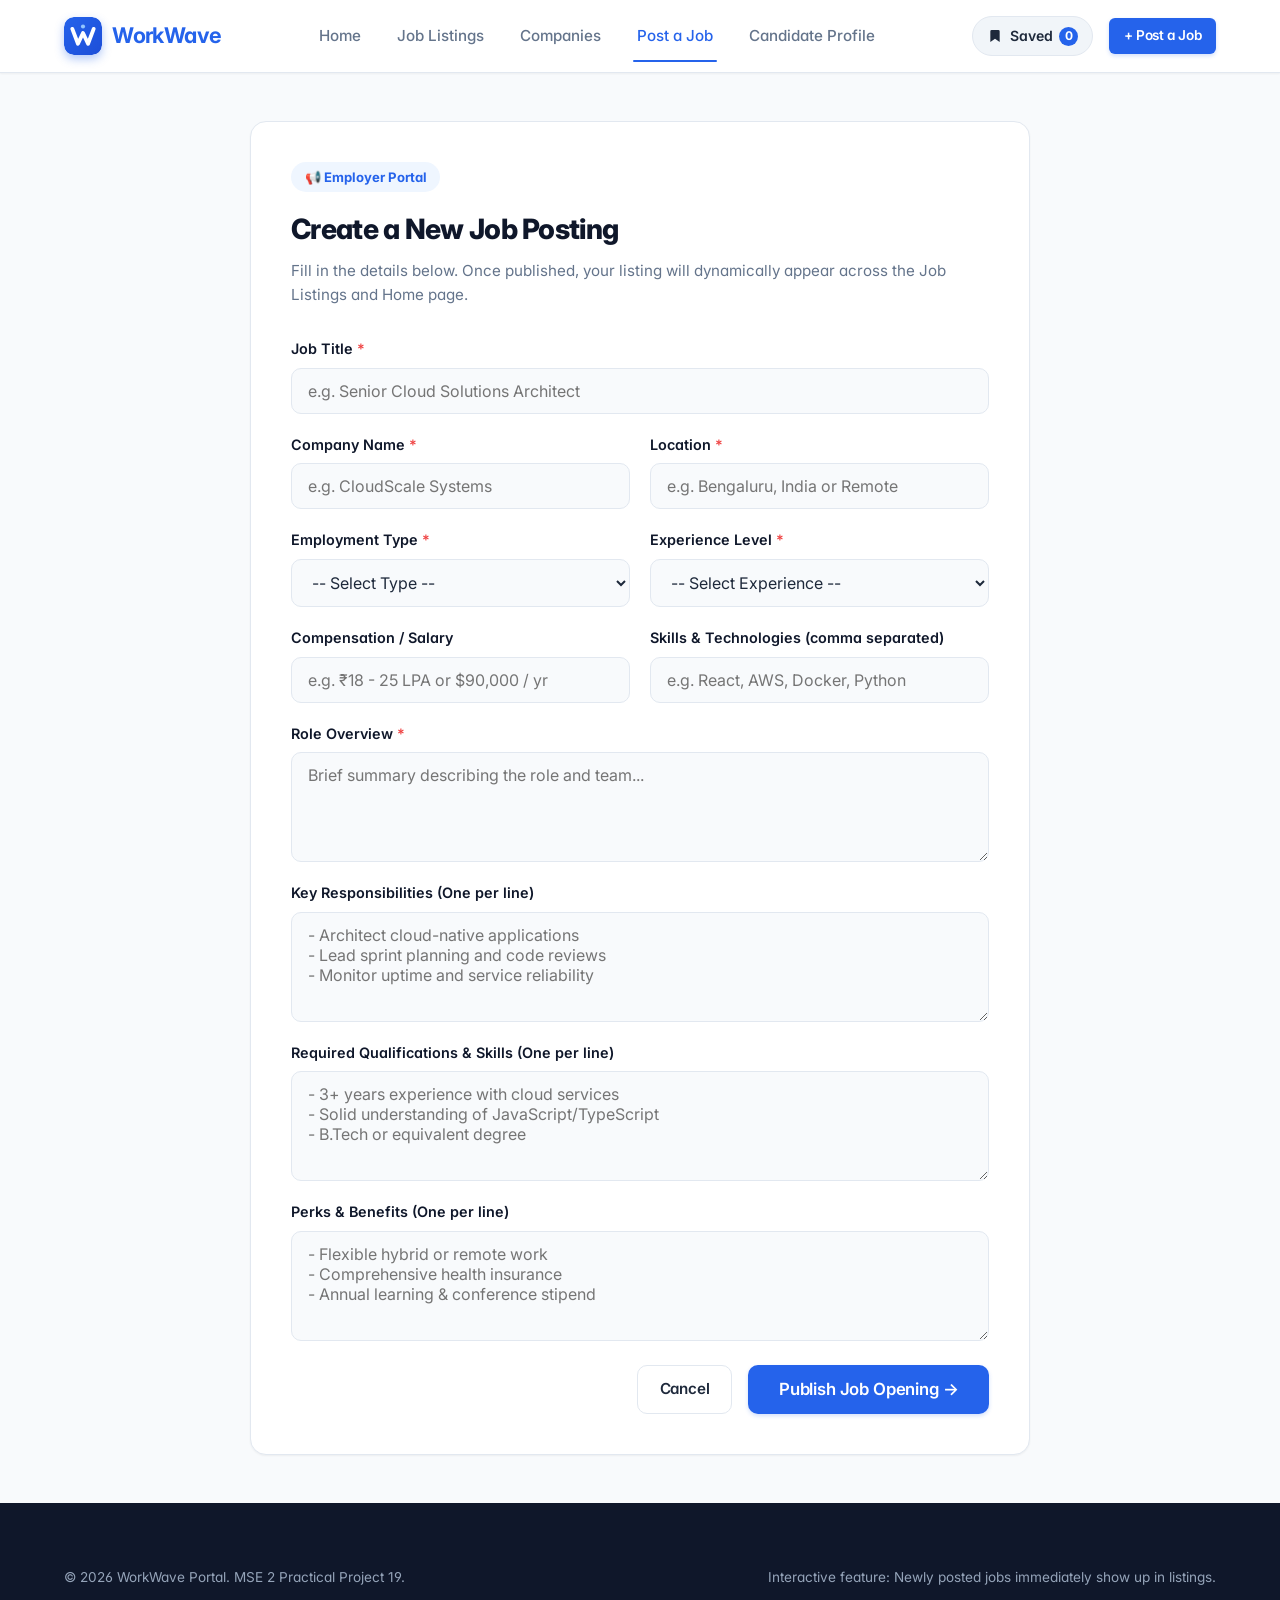
<file: post-job.html>
<!DOCTYPE html>
<html lang="en">
<head>
  <meta charset="UTF-8">
  <meta name="viewport" content="width=device-width, initial-scale=1.0">
  <title>Post a Job | WorkWave Portal</title>
  <link rel="icon" type="image/svg+xml" href="favicon.svg">
  <link rel="preconnect" href="https://fonts.googleapis.com">
  <link rel="preconnect" href="https://fonts.gstatic.com" crossorigin>
  <link href="https://fonts.googleapis.com/css2?family=Geist:wght@300;400;500;600;700;800;900&family=Inter:wght@300;400;500;600;700;800;900&family=Plus+Jakarta+Sans:wght@400;500;600;700;800&display=swap" rel="stylesheet">
  <link href="https://fonts.cdnfonts.com/css/sf-pro-display" rel="stylesheet">
  <link rel="stylesheet" href="style.css">
</head>
<body>

  <!-- Top Navigation Bar -->
  <header class="navbar">
    <div class="container">
      <a href="index.html" class="brand-logo">
        <img src="favicon.svg" alt="WorkWave" class="brand-icon-img" width="38" height="38">
        <span>Work<strong>Wave</strong></span>
      </a>

      <nav class="nav-menu">
        <a href="index.html" class="nav-link">Home</a>
        <a href="jobs.html" class="nav-link">Job Listings</a>
        <a href="companies.html" class="nav-link">Companies</a>
        <a href="post-job.html" class="nav-link">Post a Job</a>
        <a href="profile.html" class="nav-link">Candidate Profile</a>
      </nav>

      <div class="nav-actions">
        <a href="profile.html" class="saved-jobs-badge-btn" title="View Saved Jobs">
          <svg width="16" height="16" viewBox="0 0 24 24" fill="currentColor">
            <path d="M19 21l-7-5-7 5V5a2 2 0 0 1 2-2h10a2 2 0 0 1 2 2z"></path>
          </svg>
          <span>Saved</span>
          <span class="badge-count">0</span>
        </a>
        <a href="post-job.html" class="btn btn-primary btn-sm">+ Post a Job</a>
        <button class="nav-toggle-btn" aria-label="Toggle navigation">
          <svg width="24" height="24" viewBox="0 0 24 24" fill="none" stroke="currentColor" stroke-width="2">
            <line x1="3" y1="12" x2="21" y2="12"></line>
            <line x1="3" y1="6" x2="21" y2="6"></line>
            <line x1="3" y1="18" x2="21" y2="18"></line>
          </svg>
        </button>
      </div>
    </div>
  </header>

  <!-- Main Content: Post a Job Form -->
  <main class="main-content">
    <div class="container">
      <div class="form-card">
        <div style="display: inline-flex; align-items: center; gap: 0.5rem; background: var(--primary-light); color: var(--primary); padding: 0.3rem 0.85rem; border-radius: var(--radius-full); font-size: 0.82rem; font-weight: 700; margin-bottom: 1rem;">
          📢 Employer Portal
        </div>
        <h1 class="form-title">Create a New Job Posting</h1>
        <p class="form-subtitle">Fill in the details below. Once published, your listing will dynamically appear across the Job Listings and Home page.</p>

        <form id="post-job-form">
          <div class="form-grid">
            <!-- Job Title -->
            <div class="form-group col-span-2">
              <label class="form-label" for="job-title">Job Title <span class="required">*</span></label>
              <input type="text" id="job-title" class="form-control" placeholder="e.g. Senior Cloud Solutions Architect" required>
            </div>

            <!-- Company Name -->
            <div class="form-group">
              <label class="form-label" for="company-name">Company Name <span class="required">*</span></label>
              <input type="text" id="company-name" class="form-control" placeholder="e.g. CloudScale Systems" required>
            </div>

            <!-- Location -->
            <div class="form-group">
              <label class="form-label" for="job-location">Location <span class="required">*</span></label>
              <input type="text" id="job-location" class="form-control" placeholder="e.g. Bengaluru, India or Remote" required>
            </div>

            <!-- Job Type -->
            <div class="form-group">
              <label class="form-label" for="job-type">Employment Type <span class="required">*</span></label>
              <select id="job-type" class="form-control" required>
                <option value="">-- Select Type --</option>
                <option value="Full-time">Full-time</option>
                <option value="Remote">Remote</option>
                <option value="Part-time">Part-time</option>
                <option value="Internship">Internship</option>
              </select>
            </div>

            <!-- Experience Level -->
            <div class="form-group">
              <label class="form-label" for="job-experience">Experience Level <span class="required">*</span></label>
              <select id="job-experience" class="form-control" required>
                <option value="">-- Select Experience --</option>
                <option value="Entry">Entry Level (0-2 yrs)</option>
                <option value="Mid">Mid Level (3-5 yrs)</option>
                <option value="Senior">Senior Level (5+ yrs)</option>
              </select>
            </div>

            <!-- Salary -->
            <div class="form-group">
              <label class="form-label" for="job-salary">Compensation / Salary</label>
              <input type="text" id="job-salary" class="form-control" placeholder="e.g. ₹18 - 25 LPA or $90,000 / yr">
            </div>

            <!-- Tags -->
            <div class="form-group">
              <label class="form-label" for="job-tags">Skills & Technologies (comma separated)</label>
              <input type="text" id="job-tags" class="form-control" placeholder="e.g. React, AWS, Docker, Python">
            </div>

            <!-- Role Overview -->
            <div class="form-group col-span-2">
              <label class="form-label" for="job-overview">Role Overview <span class="required">*</span></label>
              <textarea id="job-overview" class="form-control" placeholder="Brief summary describing the role and team..." required></textarea>
            </div>

            <!-- Responsibilities -->
            <div class="form-group col-span-2">
              <label class="form-label" for="job-responsibilities">Key Responsibilities (One per line)</label>
              <textarea id="job-responsibilities" class="form-control" placeholder="- Architect cloud-native applications&#10;- Lead sprint planning and code reviews&#10;- Monitor uptime and service reliability"></textarea>
            </div>

            <!-- Requirements -->
            <div class="form-group col-span-2">
              <label class="form-label" for="job-requirements">Required Qualifications & Skills (One per line)</label>
              <textarea id="job-requirements" class="form-control" placeholder="- 3+ years experience with cloud services&#10;- Solid understanding of JavaScript/TypeScript&#10;- B.Tech or equivalent degree"></textarea>
            </div>

            <!-- Benefits -->
            <div class="form-group col-span-2">
              <label class="form-label" for="job-benefits">Perks & Benefits (One per line)</label>
              <textarea id="job-benefits" class="form-control" placeholder="- Flexible hybrid or remote work&#10;- Comprehensive health insurance&#10;- Annual learning & conference stipend"></textarea>
            </div>
          </div>

          <div style="display: flex; justify-content: flex-end; gap: 1rem; margin-top: 1.5rem;">
            <a href="jobs.html" class="btn btn-secondary">Cancel</a>
            <button type="submit" class="btn btn-primary btn-lg">Publish Job Opening &rarr;</button>
          </div>
        </form>
      </div>
    </div>
  </main>

  <!-- Footer -->
  <footer class="footer">
    <div class="container">
      <div class="footer-bottom" style="border: none; padding-top: 0;">
        <p>&copy; 2026 WorkWave Portal. MSE 2 Practical Project 19.</p>
        <p>Interactive feature: Newly posted jobs immediately show up in listings.</p>
      </div>
    </div>
  </footer>

  <!-- Scripts -->
  <script src="data.js"></script>
  <script src="main.js"></script>
  <script src="post-job.js"></script>
</body>
</html>
</file>
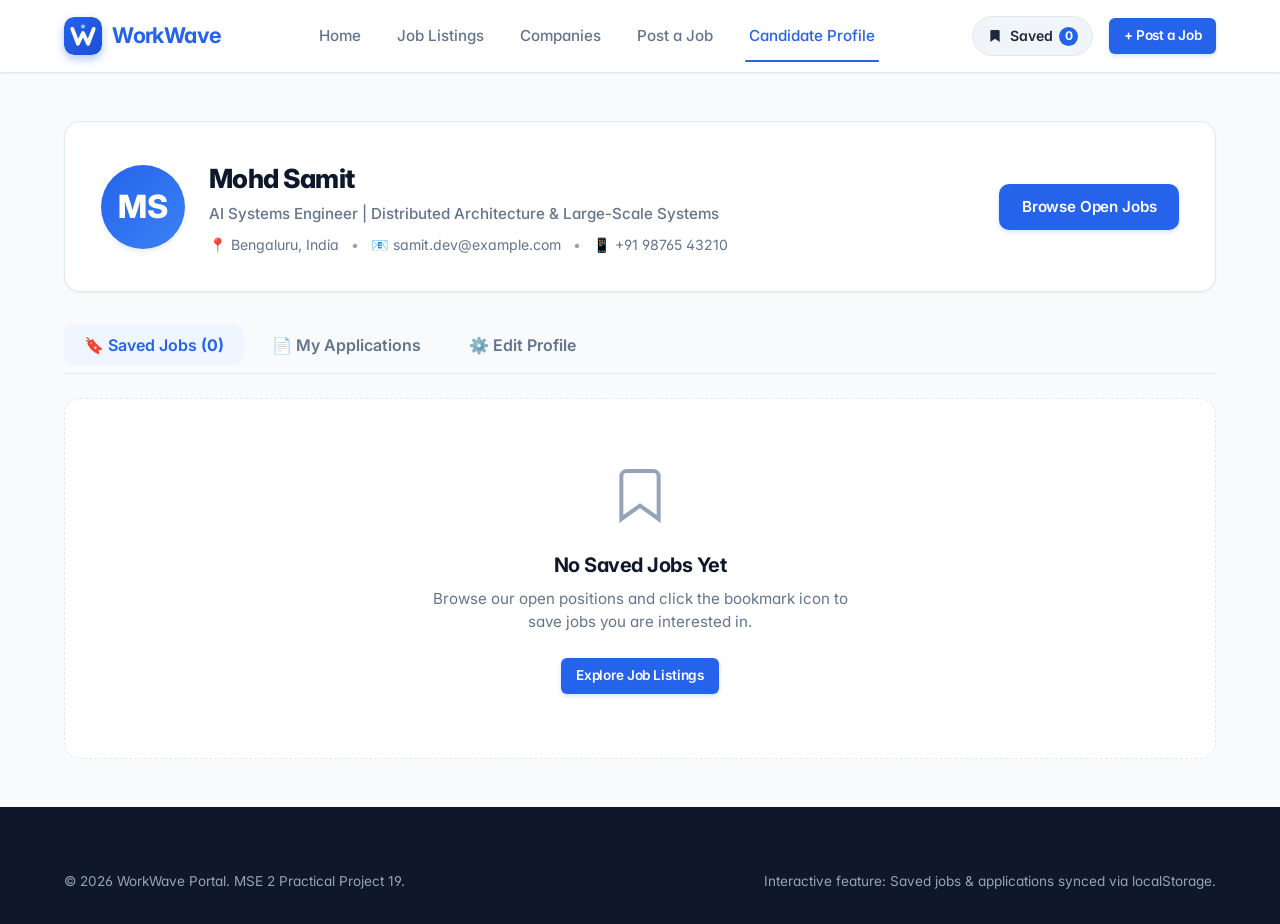
<file: profile.html>
<!DOCTYPE html>
<html lang="en">
<head>
  <meta charset="UTF-8">
  <meta name="viewport" content="width=device-width, initial-scale=1.0">
  <title>Candidate Profile | WorkWave Portal</title>
  <link rel="icon" type="image/svg+xml" href="favicon.svg">
  <link rel="preconnect" href="https://fonts.googleapis.com">
  <link rel="preconnect" href="https://fonts.gstatic.com" crossorigin>
  <link href="https://fonts.googleapis.com/css2?family=Geist:wght@300;400;500;600;700;800;900&family=Inter:wght@300;400;500;600;700;800;900&family=Plus+Jakarta+Sans:wght@400;500;600;700;800&display=swap" rel="stylesheet">
  <link href="https://fonts.cdnfonts.com/css/sf-pro-display" rel="stylesheet">
  <link rel="stylesheet" href="style.css">
</head>
<body>

  <!-- Top Navigation Bar -->
  <header class="navbar">
    <div class="container">
      <a href="index.html" class="brand-logo">
        <img src="favicon.svg" alt="WorkWave" class="brand-icon-img" width="38" height="38">
        <span>Work<strong>Wave</strong></span>
      </a>

      <nav class="nav-menu">
        <a href="index.html" class="nav-link">Home</a>
        <a href="jobs.html" class="nav-link">Job Listings</a>
        <a href="companies.html" class="nav-link">Companies</a>
        <a href="post-job.html" class="nav-link">Post a Job</a>
        <a href="profile.html" class="nav-link">Candidate Profile</a>
      </nav>

      <div class="nav-actions">
        <a href="profile.html" class="saved-jobs-badge-btn" title="View Saved Jobs">
          <svg width="16" height="16" viewBox="0 0 24 24" fill="currentColor">
            <path d="M19 21l-7-5-7 5V5a2 2 0 0 1 2-2h10a2 2 0 0 1 2 2z"></path>
          </svg>
          <span>Saved</span>
          <span class="badge-count">0</span>
        </a>
        <a href="post-job.html" class="btn btn-primary btn-sm">+ Post a Job</a>
        <button class="nav-toggle-btn" aria-label="Toggle navigation">
          <svg width="24" height="24" viewBox="0 0 24 24" fill="none" stroke="currentColor" stroke-width="2">
            <line x1="3" y1="12" x2="21" y2="12"></line>
            <line x1="3" y1="6" x2="21" y2="6"></line>
            <line x1="3" y1="18" x2="21" y2="18"></line>
          </svg>
        </button>
      </div>
    </div>
  </header>

  <!-- Candidate Profile Header -->
  <main class="main-content">
    <div class="container">
      
      <!-- User Overview Card -->
      <div class="profile-header-card">
        <div class="profile-user-info">
          <div class="profile-avatar" id="profile-header-avatar">MS</div>
          <div>
            <h1 class="profile-name" id="profile-header-name">Mohd Samit</h1>
            <p class="profile-headline" id="profile-header-headline">AI Systems Engineer | Distributed Architecture & Scalable Systems</p>
            <div id="profile-header-meta" style="margin-top: 0.5rem; display: flex; gap: 0.75rem; font-size: 0.88rem; color: var(--text-muted); flex-wrap: wrap;"></div>
          </div>
        </div>

        <div>
          <a href="jobs.html" class="btn btn-primary">Browse Open Jobs</a>
        </div>
      </div>

      <!-- Navigation Tabs -->
      <div class="profile-tabs">
        <button class="profile-tab-btn active" data-tab="tab-saved">
          🔖 Saved Jobs <span id="saved-jobs-count-text" style="font-weight: 700; color: var(--primary);">(0)</span>
        </button>
        <button class="profile-tab-btn" data-tab="tab-applications">
          📄 My Applications
        </button>
        <button class="profile-tab-btn" data-tab="tab-edit">
          ⚙️ Edit Profile
        </button>
      </div>

      <!-- Tab 1: Saved Jobs -->
      <div id="tab-saved" class="profile-tab-pane">
        <div id="saved-jobs-container">
          <!-- Populated by profile.js -->
        </div>
      </div>

      <!-- Tab 2: My Applications -->
      <div id="tab-applications" class="profile-tab-pane" style="display: none;">
        <div id="applications-container">
          <!-- Populated by profile.js -->
        </div>
      </div>

      <!-- Tab 3: Edit Profile Settings -->
      <div id="tab-edit" class="profile-tab-pane" style="display: none;">
        <div class="form-card" style="margin: 0; max-width: 100%;">
          <h2 style="font-size: 1.4rem; font-weight: 700; color: var(--secondary); margin-bottom: 1.5rem;">Update Candidate Information</h2>
          <form id="profile-edit-form">
            <div class="form-grid">
              <div class="form-group">
                <label class="form-label" for="edit-fullname">Full Name</label>
                <input type="text" id="edit-fullname" class="form-control" required>
              </div>

              <div class="form-group">
                <label class="form-label" for="edit-email">Email Address</label>
                <input type="email" id="edit-email" class="form-control" required>
              </div>

              <div class="form-group">
                <label class="form-label" for="edit-phone">Phone Number</label>
                <input type="tel" id="edit-phone" class="form-control" required>
              </div>

              <div class="form-group">
                <label class="form-label" for="edit-location">Location / City</label>
                <input type="text" id="edit-location" class="form-control">
              </div>

              <div class="form-group col-span-2">
                <label class="form-label" for="edit-headline">Professional Headline</label>
                <input type="text" id="edit-headline" class="form-control">
              </div>

              <div class="form-group col-span-2">
                <label class="form-label" for="edit-skills">Key Skills (comma separated)</label>
                <input type="text" id="edit-skills" class="form-control">
              </div>

              <div class="form-group col-span-2">
                <label class="form-label" for="edit-bio">Short Bio / Summary</label>
                <textarea id="edit-bio" class="form-control" rows="3"></textarea>
              </div>
            </div>

            <div style="display: flex; justify-content: flex-end; margin-top: 1rem;">
              <button type="submit" class="btn btn-primary">Save Profile Changes</button>
            </div>
          </form>
        </div>
      </div>

    </div>
  </main>

  <!-- Footer -->
  <footer class="footer">
    <div class="container">
      <div class="footer-bottom" style="border: none; padding-top: 0;">
        <p>&copy; 2026 WorkWave Portal. MSE 2 Practical Project 19.</p>
        <p>Interactive feature: Saved jobs & applications synced via localStorage.</p>
      </div>
    </div>
  </footer>

  <!-- Scripts -->
  <script src="data.js"></script>
  <script src="main.js"></script>
  <script src="profile.js"></script>
</body>
</html>
</file>
<file: style.css>
/* ==========================================================================
   MSE 2 Practical: Job Portal (Advanced)
   Modern, Responsive, Production-Ready CSS
   FAANG & Apple Design System Typography
   ========================================================================== */

/* Apple & FAANG Elite Web Font Imports */
@import url('https://fonts.cdnfonts.com/css/sf-pro-display');
@import url('https://fonts.googleapis.com/css2?family=Geist:wght@300;400;500;600;700;800;900&family=Inter:wght@300;400;500;600;700;800;900&family=Plus+Jakarta+Sans:wght@400;500;600;700;800&display=swap');

:root {
  --primary: #2563eb;
  --primary-hover: #1d4ed8;
  --primary-light: #eff6ff;
  --primary-border: #bfdbfe;

  --secondary: #0f172a;
  --text-main: #1e293b;
  --text-muted: #64748b;
  --text-light: #94a3b8;

  --bg-body: #f8fafc;
  --bg-card: #ffffff;
  --bg-subtle: #f1f5f9;

  --border-color: #e2e8f0;
  --border-focus: #3b82f6;

  --success: #10b981;
  --success-bg: #ecfdf5;
  --danger: #ef4444;
  --danger-bg: #fef2f2;
  --warning: #f59e0b;
  --warning-bg: #fffbeb;

  --radius-sm: 6px;
  --radius-md: 10px;
  --radius-lg: 16px;
  --radius-full: 9999px;

  --shadow-sm: 0 1px 2px 0 rgba(0, 0, 0, 0.05);
  --shadow-md: 0 4px 6px -1px rgba(0, 0, 0, 0.07), 0 2px 4px -2px rgba(0, 0, 0, 0.05);
  --shadow-lg: 0 10px 15px -3px rgba(0, 0, 0, 0.08), 0 4px 6px -4px rgba(0, 0, 0, 0.04);
  --shadow-xl: 0 20px 25px -5px rgba(0, 0, 0, 0.1), 0 8px 10px -6px rgba(0, 0, 0, 0.05);

  /* FAANG & Apple Typography Stack:
     1. SF Pro Display / SF Pro Text (Apple native & web kit)
     2. Inter (The modern FAANG open-source standard created by Rasmus Andersson)
     3. Geist (Vercel & Next.js neo-grotesque)
     4. Apple system fallback (-apple-system, BlinkMacSystemFont)
     5. High-grade platform sans */
  --font-family: 'SF Pro Text', 'SF Pro Display', -apple-system, BlinkMacSystemFont, 'Inter', 'Geist', 'Segoe UI', Roboto, Helvetica, Arial, sans-serif;
  --font-display: 'SF Pro Display', 'Inter', -apple-system, BlinkMacSystemFont, 'Geist', 'Plus Jakarta Sans', 'Segoe UI', sans-serif;
  --font-mono: 'SF Mono', ui-monospace, Menlo, Monaco, Consolas, 'Cascadia Code', monospace;

  --transition: all 0.2s cubic-bezier(0.4, 0, 0.2, 1);
}

/* Base Resets */
*,
*::before,
*::after {
  box-sizing: border-box;
  margin: 0;
  padding: 0;
}

body {
  font-family: var(--font-family);
  background-color: var(--bg-body);
  color: var(--text-main);
  line-height: 1.55;
  min-height: 100vh;
  display: flex;
  flex-direction: column;
  /* Apple's signature subpixel rendering & optical font antialiasing */
  -webkit-font-smoothing: antialiased;
  -moz-osx-font-smoothing: grayscale;
  text-rendering: optimizeLegibility;
  font-feature-settings: 'cv02', 'cv03', 'cv04', 'cv11';
}

/* Apple & FAANG Display Typography Rules */
h1, h2, h3, h4, h5, h6 {
  font-family: var(--font-display);
  letter-spacing: -0.025em;
  color: var(--secondary);
}
  flex-direction: column;
}

img,
svg {
  vertical-align: middle;
}

a {
  color: inherit;
  text-decoration: none;
  transition: var(--transition);
}

ul {
  list-style: none;
}

button,
input,
select,
textarea {
  font-family: inherit;
  font-size: 1rem;
}

/* Layout Utilities */
.container {
  width: 100%;
  max-width: 1200px;
  margin-left: auto;
  margin-right: auto;
  padding-left: 1.5rem;
  padding-right: 1.5rem;
}

/* Top Navigation Bar */
.navbar {
  background-color: var(--bg-card);
  border-bottom: 1px solid var(--border-color);
  position: sticky;
  top: 0;
  z-index: 1000;
  box-shadow: var(--shadow-sm);
}

.navbar .container {
  display: flex;
  align-items: center;
  justify-content: space-between;
  height: 72px;
}

.brand-logo {
  display: flex;
  align-items: center;
  gap: 0.65rem;
  font-family: var(--font-display);
  font-size: 1.35rem;
  font-weight: 700;
  color: var(--secondary);
  letter-spacing: -0.03em;
}

.brand-icon,
.brand-icon-img {
  width: 38px;
  height: 38px;
  border-radius: var(--radius-md);
  box-shadow: 0 4px 10px rgba(37, 99, 235, 0.35);
  display: block;
  flex-shrink: 0;
}

.brand-logo span {
  color: var(--primary);
}

.nav-menu {
  display: flex;
  align-items: center;
  gap: 1.75rem;
}

.nav-link {
  font-weight: 500;
  color: var(--text-muted);
  font-size: 0.95rem;
  padding: 0.5rem 0.25rem;
  position: relative;
}

.nav-link:hover,
.nav-link.active {
  color: var(--primary);
}

.nav-link.active::after {
  content: '';
  position: absolute;
  bottom: -6px;
  left: 0;
  right: 0;
  height: 2px;
  background-color: var(--primary);
  border-radius: 2px;
}

.nav-actions {
  display: flex;
  align-items: center;
  gap: 1rem;
}

.saved-jobs-badge-btn {
  display: flex;
  align-items: center;
  gap: 0.4rem;
  background: var(--bg-subtle);
  border: 1px solid var(--border-color);
  padding: 0.5rem 0.9rem;
  border-radius: var(--radius-full);
  font-size: 0.88rem;
  font-weight: 600;
  color: var(--text-main);
  transition: var(--transition);
}

.saved-jobs-badge-btn:hover {
  background: var(--primary-light);
  border-color: var(--primary-border);
  color: var(--primary);
}

.badge-count {
  background: var(--primary);
  color: #fff;
  font-size: 0.75rem;
  min-width: 19px;
  height: 19px;
  padding: 0 5px;
  border-radius: var(--radius-full);
  display: inline-flex;
  align-items: center;
  justify-content: center;
  font-weight: 700;
}

.nav-toggle-btn {
  display: none;
  background: none;
  border: none;
  cursor: pointer;
  padding: 0.5rem;
  color: var(--secondary);
}

/* Buttons */
.btn {
  display: inline-flex;
  align-items: center;
  justify-content: center;
  gap: 0.5rem;
  padding: 0.65rem 1.35rem;
  border-radius: var(--radius-md);
  font-family: var(--font-family);
  font-size: 0.95rem;
  font-weight: 600;
  letter-spacing: -0.01em;
  cursor: pointer;
  border: 1px solid transparent;
  transition: var(--transition);
  text-align: center;
  white-space: nowrap;
}

.btn-primary {
  background-color: var(--primary);
  color: #fff;
  box-shadow: 0 2px 4px rgba(37, 99, 235, 0.2);
}

.btn-primary:hover {
  background-color: var(--primary-hover);
  transform: translateY(-1px);
  box-shadow: 0 4px 10px rgba(37, 99, 235, 0.3);
}

.btn-secondary {
  background-color: var(--bg-card);
  color: var(--text-main);
  border-color: var(--border-color);
}

.btn-secondary:hover {
  background-color: var(--bg-subtle);
  border-color: var(--text-light);
}

.btn-outline {
  background: transparent;
  border: 1px solid var(--primary);
  color: var(--primary);
}

.btn-outline:hover {
  background: var(--primary-light);
}

.btn-sm {
  padding: 0.4rem 0.85rem;
  font-size: 0.85rem;
  border-radius: var(--radius-sm);
}

.btn-lg {
  padding: 0.85rem 1.85rem;
  font-size: 1.05rem;
  border-radius: var(--radius-md);
}

.btn-full {
  width: 100%;
}

/* Badges & Pills */
.pill {
  display: inline-flex;
  align-items: center;
  padding: 0.25rem 0.65rem;
  border-radius: var(--radius-full);
  font-size: 0.78rem;
  font-weight: 600;
  letter-spacing: 0.2px;
}

.pill-blue {
  background: #dbeafe;
  color: #1e40af;
}

.pill-green {
  background: #d1fae5;
  color: #065f46;
}

.pill-purple {
  background: #f3e8ff;
  color: #6b21a8;
}

.pill-amber {
  background: #fef3c7;
  color: #92400e;
}

.pill-gray {
  background: #e2e8f0;
  color: #334155;
}

/* Page Header / Hero Banner */
.hero-section {
  background: linear-gradient(180deg, #eff6ff 0%, #f8fafc 100%);
  padding: 4.5rem 0 3.5rem;
  text-align: center;
  border-bottom: 1px solid var(--border-color);
}

.hero-badge {
  display: inline-flex;
  align-items: center;
  gap: 0.45rem;
  background: #eff6ff;
  color: #1d4ed8;
  padding: 0.35rem 0.95rem;
  border-radius: var(--radius-full);
  font-size: 0.82rem;
  font-weight: 600;
  letter-spacing: -0.01em;
  margin-bottom: 1.25rem;
  border: 1px solid #bfdbfe;
}

.hero-title {
  font-family: var(--font-display);
  font-size: 3rem;
  font-weight: 700;
  letter-spacing: -0.035em;
  line-height: 1.15;
  color: var(--secondary);
  max-width: 820px;
  margin: 0 auto 1.25rem;
}

.hero-title span {
  color: var(--primary);
  background: linear-gradient(90deg, #2563eb, #3b82f6);
  -webkit-background-clip: text;
  -webkit-text-fill-color: transparent;
}

.hero-subtitle {
  font-size: 1.12rem;
  color: var(--text-muted);
  max-width: 640px;
  margin: 0 auto 2.25rem;
  letter-spacing: -0.01em;
  line-height: 1.6;
}

/* Search Bar Component */
.search-box-card {
  background: var(--bg-card);
  padding: 0.75rem;
  border-radius: var(--radius-lg);
  box-shadow: var(--shadow-lg);
  border: 1px solid var(--border-color);
  max-width: 900px;
  margin: 0 auto;
}

.search-form {
  display: grid;
  grid-template-columns: 1fr 1fr auto;
  gap: 0.75rem;
  align-items: center;
}

.input-group {
  display: flex;
  align-items: center;
  gap: 0.75rem;
  padding: 0.65rem 1rem;
  background: var(--bg-subtle);
  border-radius: var(--radius-md);
  border: 1px solid transparent;
  transition: var(--transition);
}

.input-group:focus-within {
  border-color: var(--border-focus);
  background: #fff;
  box-shadow: 0 0 0 3px rgba(37, 99, 235, 0.15);
}

.input-group svg {
  color: var(--text-light);
  flex-shrink: 0;
}

.input-group input,
.input-group select {
  width: 100%;
  border: none;
  background: transparent;
  color: var(--text-main);
  outline: none;
  font-size: 0.95rem;
}

.search-box-card .btn {
  height: 50px;
  padding: 0 1.85rem;
}

/* Stats Row */
.stats-strip {
  display: flex;
  justify-content: center;
  gap: 3rem;
  margin-top: 3rem;
  flex-wrap: wrap;
}

.stat-item {
  display: flex;
  flex-direction: column;
  align-items: center;
}

.stat-number {
  font-family: var(--font-display);
  font-size: 2.1rem;
  font-weight: 750;
  color: var(--secondary);
  letter-spacing: -0.03em;
  line-height: 1.1;
  font-feature-settings: 'tnum' on;
}

.stat-label {
  font-size: 0.76rem;
  color: var(--text-muted);
  text-transform: uppercase;
  letter-spacing: 0.06em;
  font-weight: 600;
  margin-top: 0.2rem;
}

/* Main Content Wrapper */
.main-content {
  flex: 1;
  padding: 3rem 0;
}

.section-header {
  display: flex;
  align-items: flex-end;
  justify-content: space-between;
  margin-bottom: 2rem;
  flex-wrap: wrap;
  gap: 1rem;
}

.section-header h2 {
  font-family: var(--font-display);
  font-size: 1.85rem;
  font-weight: 700;
  color: var(--secondary);
  letter-spacing: -0.03em;
}

.section-header p {
  color: var(--text-muted);
  font-size: 0.95rem;
  margin-top: 0.25rem;
}

/* Job Cards Grid */
.job-grid {
  display: grid;
  grid-template-columns: repeat(auto-fill, minmax(350px, 1fr));
  gap: 1.5rem;
}

.job-card {
  background: var(--bg-card);
  border: 1px solid var(--border-color);
  border-radius: var(--radius-lg);
  padding: 1.5rem;
  display: flex;
  flex-direction: column;
  transition: var(--transition);
  position: relative;
  box-shadow: var(--shadow-sm);
}

.job-card:hover {
  transform: translateY(-3px);
  box-shadow: var(--shadow-md);
  border-color: #cbd5e1;
}

.job-card-header {
  display: flex;
  align-items: flex-start;
  gap: 1rem;
  margin-bottom: 1rem;
}

.company-logo {
  width: 52px;
  height: 52px;
  border-radius: var(--radius-md);
  color: #fff;
  display: flex;
  align-items: center;
  justify-content: center;
  font-size: 1.1rem;
  font-weight: 700;
  flex-shrink: 0;
  box-shadow: 0 4px 10px rgba(0, 0, 0, 0.08);
  overflow: hidden;
  position: relative;
  transition: transform 0.2s cubic-bezier(0.4, 0, 0.2, 1), box-shadow 0.2s cubic-bezier(0.4, 0, 0.2, 1);
}

.job-card:hover .company-logo {
  transform: scale(1.05);
  box-shadow: 0 6px 16px rgba(0, 0, 0, 0.12);
}

.company-logo svg {
  width: 28px;
  height: 28px;
  display: block;
  filter: drop-shadow(0 2px 4px rgba(0, 0, 0, 0.2));
}

.company-card .company-logo {
  width: 68px;
  height: 68px;
  border-radius: var(--radius-lg);
  margin-bottom: 1.1rem;
  box-shadow: 0 6px 16px rgba(0, 0, 0, 0.08);
}

.company-card .company-logo svg {
  width: 36px;
  height: 36px;
}

.job-title-group {
  flex: 1;
  min-width: 0;
}

.job-title {
  font-family: var(--font-display);
  font-size: 1.1rem;
  font-weight: 650;
  color: var(--secondary);
  letter-spacing: -0.015em;
  margin-bottom: 0.2rem;
  white-space: nowrap;
  overflow: hidden;
  text-overflow: ellipsis;
}

.job-title a:hover {
  color: var(--primary);
}

.company-name {
  font-size: 0.9rem;
  color: var(--text-muted);
  font-weight: 500;
}

.save-job-btn {
  background: var(--bg-subtle);
  border: 1px solid var(--border-color);
  color: var(--text-muted);
  width: 38px;
  height: 38px;
  border-radius: var(--radius-full);
  display: flex;
  align-items: center;
  justify-content: center;
  cursor: pointer;
  transition: var(--transition);
  flex-shrink: 0;
}

.save-job-btn:hover {
  color: #e11d48;
  background: #ffe4e6;
  border-color: #fecdd3;
}

.save-job-btn.saved {
  background: #ffe4e6;
  color: #e11d48;
  border-color: #fecdd3;
}

.job-card-pills {
  display: flex;
  flex-wrap: wrap;
  gap: 0.5rem;
  margin-bottom: 1rem;
}

.job-card-meta {
  display: flex;
  align-items: center;
  gap: 1.25rem;
  font-size: 0.88rem;
  color: var(--text-muted);
  margin-bottom: 1.25rem;
  flex-wrap: wrap;
}

.job-card-meta-item {
  display: flex;
  align-items: center;
  gap: 0.35rem;
}

.job-tags {
  display: flex;
  flex-wrap: wrap;
  gap: 0.4rem;
  margin-bottom: 1.25rem;
}

.job-tag {
  background: var(--bg-subtle);
  color: var(--text-main);
  padding: 0.2rem 0.55rem;
  border-radius: var(--radius-sm);
  font-size: 0.78rem;
  font-weight: 500;
}

.job-card-footer {
  margin-top: auto;
  display: flex;
  align-items: center;
  justify-content: space-between;
  padding-top: 1rem;
  border-top: 1px solid var(--border-color);
}

.job-salary {
  font-weight: 700;
  color: var(--secondary);
  font-size: 0.95rem;
}

/* Listings Page Layout (Sidebar + Results) */
.listings-layout {
  display: grid;
  grid-template-columns: 280px 1fr;
  gap: 2rem;
  align-items: flex-start;
}

.filters-sidebar {
  background: var(--bg-card);
  border: 1px solid var(--border-color);
  border-radius: var(--radius-lg);
  padding: 1.5rem;
  position: sticky;
  top: 92px;
  box-shadow: var(--shadow-sm);
}

.filter-group {
  margin-bottom: 1.75rem;
  padding-bottom: 1.5rem;
  border-bottom: 1px solid var(--border-color);
}

.filter-group:last-child {
  margin-bottom: 0;
  padding-bottom: 0;
  border-bottom: none;
}

.filter-title {
  font-size: 0.92rem;
  font-weight: 700;
  color: var(--secondary);
  margin-bottom: 0.85rem;
  text-transform: uppercase;
  letter-spacing: 0.5px;
}

.filter-option {
  display: flex;
  align-items: center;
  gap: 0.6rem;
  margin-bottom: 0.6rem;
  cursor: pointer;
  font-size: 0.92rem;
  color: var(--text-main);
}

.filter-option input[type="checkbox"],
.filter-option input[type="radio"] {
  width: 16px;
  height: 16px;
  accent-color: var(--primary);
  cursor: pointer;
}

.filter-reset-btn {
  background: none;
  border: none;
  color: var(--primary);
  font-size: 0.85rem;
  font-weight: 600;
  cursor: pointer;
  padding: 0;
}

.filter-reset-btn:hover {
  text-decoration: underline;
}

/* Forms (Post Job, Apply, Profile) */
.form-card {
  background: var(--bg-card);
  border: 1px solid var(--border-color);
  border-radius: var(--radius-lg);
  padding: 2.5rem;
  box-shadow: var(--shadow-sm);
  max-width: 780px;
  margin: 0 auto;
}

.form-title {
  font-size: 1.75rem;
  font-weight: 800;
  color: var(--secondary);
  margin-bottom: 0.5rem;
}

.form-subtitle {
  color: var(--text-muted);
  font-size: 0.95rem;
  margin-bottom: 2rem;
}

.form-grid {
  display: grid;
  grid-template-columns: 1fr 1fr;
  gap: 1.25rem;
  margin-bottom: 1.5rem;
}

.form-group {
  display: flex;
  flex-direction: column;
  gap: 0.45rem;
}

.form-group.col-span-2 {
  grid-column: span 2;
}

.form-label {
  font-size: 0.9rem;
  font-weight: 600;
  color: var(--secondary);
}

.form-label .required {
  color: var(--danger);
}

.form-control {
  width: 100%;
  padding: 0.75rem 1rem;
  border: 1px solid var(--border-color);
  border-radius: var(--radius-md);
  background: var(--bg-body);
  color: var(--text-main);
  outline: none;
  transition: var(--transition);
}

.form-control:focus {
  background: #fff;
  border-color: var(--border-focus);
  box-shadow: 0 0 0 3px rgba(37, 99, 235, 0.15);
}

textarea.form-control {
  resize: vertical;
  min-height: 110px;
}

/* File Upload Component (PDF Strict Validation) */
.file-dropzone {
  border: 2px dashed var(--border-color);
  background: var(--bg-subtle);
  border-radius: var(--radius-lg);
  padding: 2rem 1.5rem;
  text-align: center;
  cursor: pointer;
  transition: var(--transition);
  position: relative;
}

.file-dropzone:hover,
.file-dropzone.dragover {
  border-color: var(--primary);
  background: var(--primary-light);
}

.file-dropzone input[type="file"] {
  position: absolute;
  top: 0;
  left: 0;
  width: 100%;
  height: 100%;
  opacity: 0;
  cursor: pointer;
}

.dropzone-icon {
  width: 50px;
  height: 50px;
  color: var(--primary);
  margin-bottom: 0.75rem;
}

.dropzone-text {
  font-size: 0.95rem;
  font-weight: 600;
  color: var(--secondary);
  margin-bottom: 0.35rem;
}

.dropzone-hint {
  font-size: 0.82rem;
  color: var(--text-muted);
}

.file-preview-box {
  display: none;
  align-items: center;
  justify-content: space-between;
  padding: 0.85rem 1.25rem;
  background: var(--success-bg);
  border: 1px solid #a7f3d0;
  border-radius: var(--radius-md);
  margin-top: 1rem;
}

.file-preview-info {
  display: flex;
  align-items: center;
  gap: 0.75rem;
  color: #065f46;
  font-weight: 600;
  font-size: 0.92rem;
}

.file-error-box {
  display: none;
  padding: 0.85rem 1.25rem;
  background: var(--danger-bg);
  border: 1px solid #fecaca;
  border-radius: var(--radius-md);
  margin-top: 1rem;
  color: #991b1b;
  font-size: 0.88rem;
  font-weight: 600;
}

/* Detail Page Layout */
.job-detail-header {
  background: var(--bg-card);
  border: 1px solid var(--border-color);
  border-radius: var(--radius-lg);
  padding: 2.25rem;
  box-shadow: var(--shadow-sm);
  margin-bottom: 2rem;
}

.job-detail-top {
  display: flex;
  align-items: flex-start;
  justify-content: space-between;
  gap: 1.5rem;
  flex-wrap: wrap;
}

.job-detail-company-wrap {
  display: flex;
  gap: 1.25rem;
}

.job-detail-title {
  font-size: 2rem;
  font-weight: 800;
  color: var(--secondary);
  line-height: 1.2;
  margin-bottom: 0.4rem;
}

.detail-layout {
  display: grid;
  grid-template-columns: 2fr 1fr;
  gap: 2rem;
}

.detail-content-card {
  background: var(--bg-card);
  border: 1px solid var(--border-color);
  border-radius: var(--radius-lg);
  padding: 2.25rem;
  box-shadow: var(--shadow-sm);
}

.detail-section {
  margin-bottom: 2rem;
}

.detail-section:last-child {
  margin-bottom: 0;
}

.detail-section h3 {
  font-size: 1.25rem;
  font-weight: 700;
  color: var(--secondary);
  margin-bottom: 0.85rem;
  padding-bottom: 0.4rem;
  border-bottom: 1px solid var(--border-color);
}

.detail-section ul {
  padding-left: 1.25rem;
  list-style-type: disc;
}

.detail-section li {
  margin-bottom: 0.5rem;
  color: var(--text-main);
}

.detail-sidebar-card {
  background: var(--bg-card);
  border: 1px solid var(--border-color);
  border-radius: var(--radius-lg);
  padding: 1.75rem;
  box-shadow: var(--shadow-sm);
  margin-bottom: 1.5rem;
}

.info-list-item {
  display: flex;
  align-items: center;
  justify-content: space-between;
  padding: 0.75rem 0;
  border-bottom: 1px solid var(--border-color);
  font-size: 0.92rem;
}

.info-list-item:last-child {
  border-bottom: none;
}

.info-list-label {
  color: var(--text-muted);
}

.info-list-value {
  font-weight: 600;
  color: var(--secondary);
}

/* Companies Grid */
.company-card {
  background: var(--bg-card);
  border: 1px solid var(--border-color);
  border-radius: var(--radius-lg);
  padding: 2rem;
  text-align: center;
  box-shadow: var(--shadow-sm);
  transition: var(--transition);
  display: flex;
  flex-direction: column;
  align-items: center;
}

.company-card:hover {
  transform: translateY(-4px);
  box-shadow: var(--shadow-md);
  border-color: #cbd5e1;
}

.company-card .company-logo {
  width: 68px;
  height: 68px;
  font-size: 1.5rem;
  margin-bottom: 1rem;
}

.company-card-name {
  font-size: 1.25rem;
  font-weight: 700;
  color: var(--secondary);
  margin-bottom: 0.35rem;
}

.company-card-industry {
  font-size: 0.88rem;
  color: var(--text-muted);
  margin-bottom: 1rem;
}

.company-card-desc {
  font-size: 0.9rem;
  color: var(--text-main);
  margin-bottom: 1.25rem;
  line-height: 1.5;
}

/* Candidate Profile Styles */
.profile-header-card {
  background: var(--bg-card);
  border: 1px solid var(--border-color);
  border-radius: var(--radius-lg);
  padding: 2.25rem;
  box-shadow: var(--shadow-sm);
  display: flex;
  align-items: center;
  justify-content: space-between;
  margin-bottom: 2rem;
  flex-wrap: wrap;
  gap: 1.5rem;
}

.profile-user-info {
  display: flex;
  align-items: center;
  gap: 1.5rem;
}

.profile-avatar {
  width: 84px;
  height: 84px;
  border-radius: var(--radius-full);
  background: linear-gradient(135deg, var(--primary) 0%, #3b82f6 100%);
  color: #fff;
  display: flex;
  align-items: center;
  justify-content: center;
  font-size: 2rem;
  font-weight: 800;
  box-shadow: var(--shadow-md);
}

.profile-name {
  font-size: 1.65rem;
  font-weight: 800;
  color: var(--secondary);
  margin-bottom: 0.2rem;
}

.profile-headline {
  color: var(--text-muted);
  font-size: 0.95rem;
  font-weight: 500;
}

.profile-tabs {
  display: flex;
  gap: 0.5rem;
  margin-bottom: 1.5rem;
  border-bottom: 1px solid var(--border-color);
  padding-bottom: 0.5rem;
}

.profile-tab-btn {
  background: none;
  border: none;
  padding: 0.65rem 1.25rem;
  border-radius: var(--radius-md);
  font-weight: 600;
  color: var(--text-muted);
  cursor: pointer;
  transition: var(--transition);
}

.profile-tab-btn.active {
  background: var(--primary-light);
  color: var(--primary);
}

/* Empty State */
.empty-state {
  text-align: center;
  padding: 4rem 1.5rem;
  background: var(--bg-card);
  border: 1px dashed var(--border-color);
  border-radius: var(--radius-lg);
}

.empty-state-icon {
  width: 64px;
  height: 64px;
  color: var(--text-light);
  margin-bottom: 1rem;
}

.empty-state-title {
  font-size: 1.25rem;
  font-weight: 700;
  color: var(--secondary);
  margin-bottom: 0.35rem;
}

.empty-state-text {
  color: var(--text-muted);
  font-size: 0.95rem;
  max-width: 420px;
  margin: 0 auto 1.5rem;
}

/* Toast Notifications */
#toast-container {
  position: fixed;
  bottom: 24px;
  right: 24px;
  z-index: 9999;
  display: flex;
  flex-direction: column;
  gap: 10px;
  pointer-events: none;
}

.toast {
  pointer-events: auto;
  background: var(--secondary);
  color: #fff;
  padding: 0.85rem 1.35rem;
  border-radius: var(--radius-md);
  font-size: 0.92rem;
  font-weight: 500;
  box-shadow: var(--shadow-xl);
  display: flex;
  align-items: center;
  gap: 0.75rem;
  animation: slideIn 0.3s ease forwards;
  max-width: 380px;
}

.toast.toast-success {
  background: #065f46;
  border-left: 4px solid #10b981;
}

.toast.toast-danger {
  background: #991b1b;
  border-left: 4px solid #ef4444;
}

.toast.toast-info {
  background: #1e3a8a;
  border-left: 4px solid #3b82f6;
}

@keyframes slideIn {
  from {
    opacity: 0;
    transform: translateY(15px);
  }

  to {
    opacity: 1;
    transform: translateY(0);
  }
}

/* Footer */
.footer {
  background: var(--secondary);
  color: #94a3b8;
  padding: 4rem 0 2rem;
  margin-top: auto;
  font-size: 0.92rem;
}

.footer-grid {
  display: grid;
  grid-template-columns: 2fr 1fr 1fr 1fr;
  gap: 2.5rem;
  margin-bottom: 3rem;
}

.footer-brand .brand-logo {
  color: #fff;
  margin-bottom: 0.85rem;
}

.footer-brand p {
  color: #94a3b8;
  font-size: 0.9rem;
  line-height: 1.6;
  max-width: 320px;
}

.footer-col h4 {
  color: #fff;
  font-size: 1rem;
  font-weight: 700;
  margin-bottom: 1.25rem;
}

.footer-links li {
  margin-bottom: 0.65rem;
}

.footer-links a:hover {
  color: #fff;
}

.footer-bottom {
  padding-top: 2rem;
  border-top: 1px solid #334155;
  display: flex;
  align-items: center;
  justify-content: space-between;
  flex-wrap: wrap;
  gap: 1rem;
  font-size: 0.85rem;
}

/* Responsive Media Queries */
@media (max-width: 992px) {
  .hero-title {
    font-size: 2.35rem;
  }

  .listings-layout {
    grid-template-columns: 1fr;
  }

  .filters-sidebar {
    position: static;
    margin-bottom: 2rem;
  }

  .detail-layout {
    grid-template-columns: 1fr;
  }

  .footer-grid {
    grid-template-columns: 1fr 1fr;
  }
}

@media (max-width: 768px) {
  .nav-menu {
    position: fixed;
    top: 72px;
    left: 0;
    right: 0;
    background: var(--bg-card);
    flex-direction: column;
    padding: 1.5rem;
    box-shadow: var(--shadow-lg);
    border-bottom: 1px solid var(--border-color);
    display: none;
    gap: 1rem;
    align-items: flex-start;
  }

  .nav-menu.show {
    display: flex;
  }

  .nav-toggle-btn {
    display: block;
  }

  .search-form {
    grid-template-columns: 1fr;
  }

  .form-grid {
    grid-template-columns: 1fr;
  }

  .form-group.col-span-2 {
    grid-column: span 1;
  }

  .hero-section {
    padding: 3rem 0 2rem;
  }

  .hero-title {
    font-size: 1.95rem;
  }

  .footer-grid {
    grid-template-columns: 1fr;
  }
}
</file>
